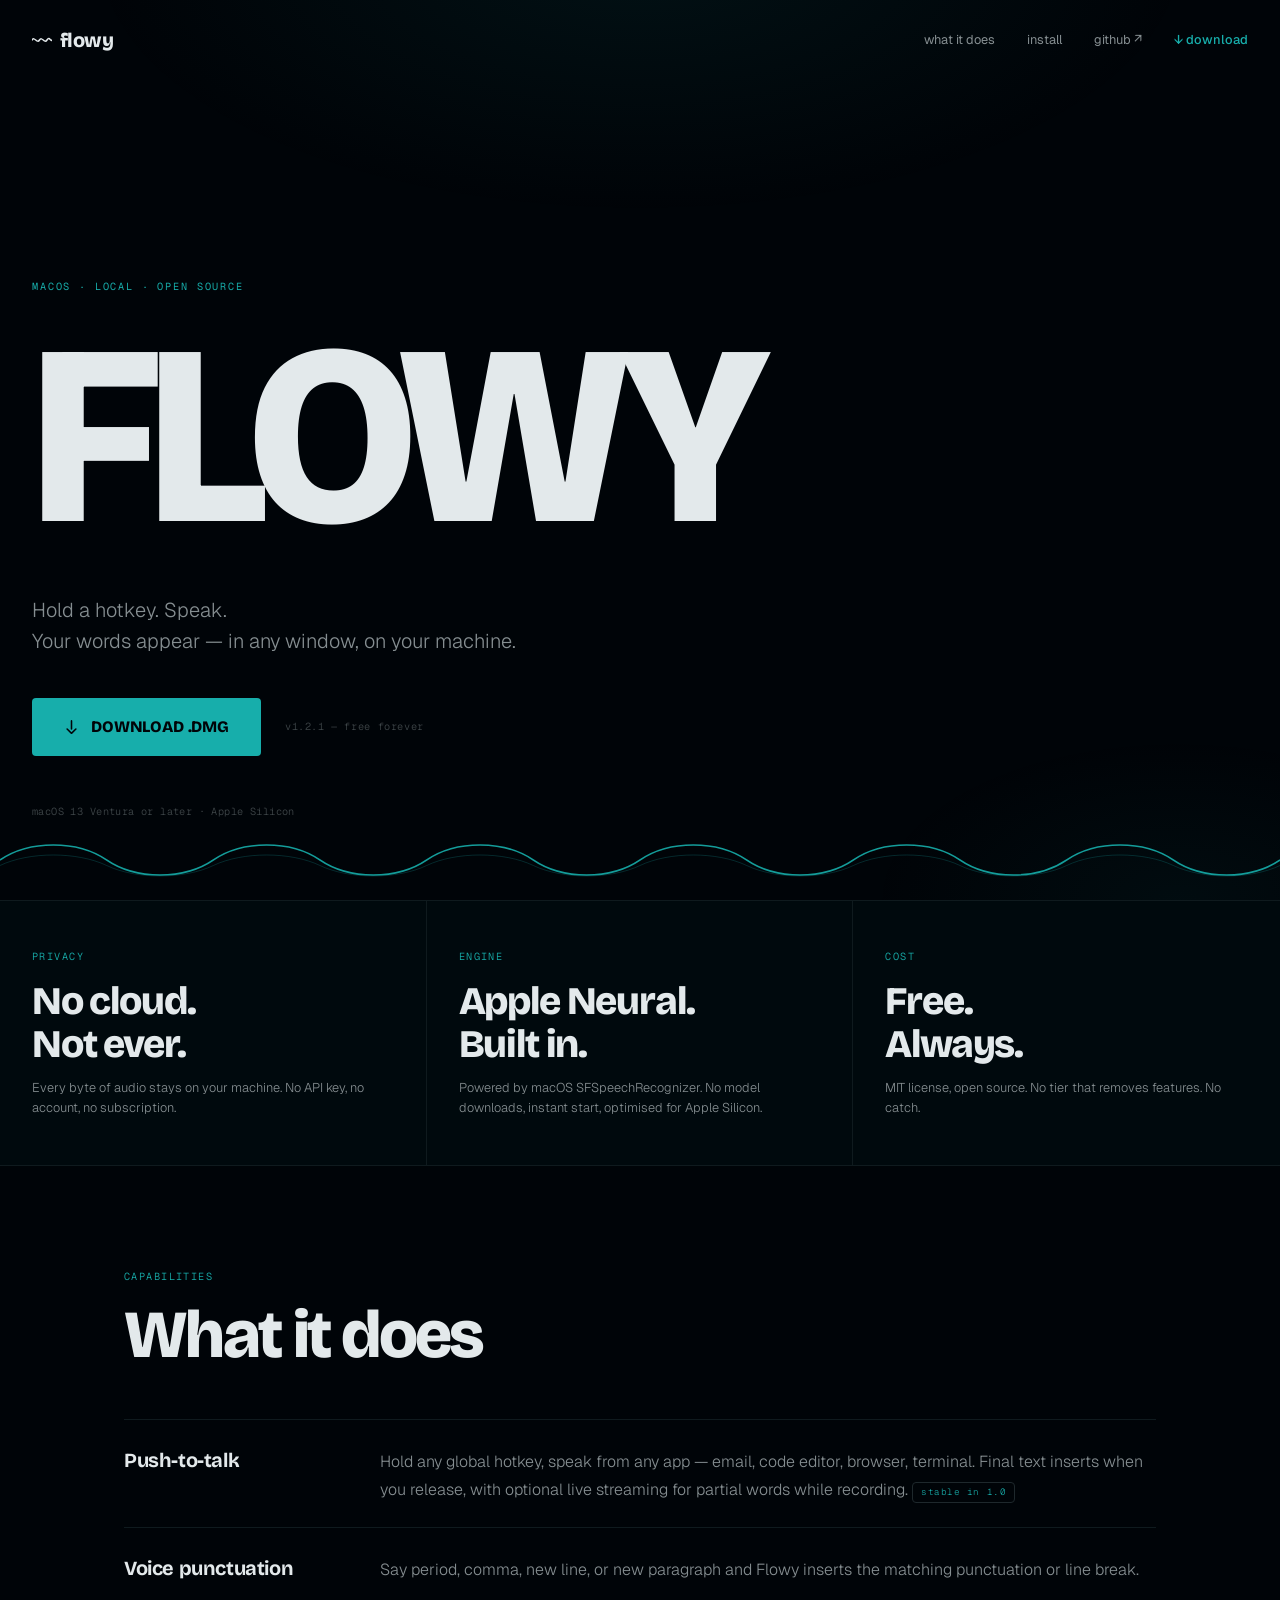
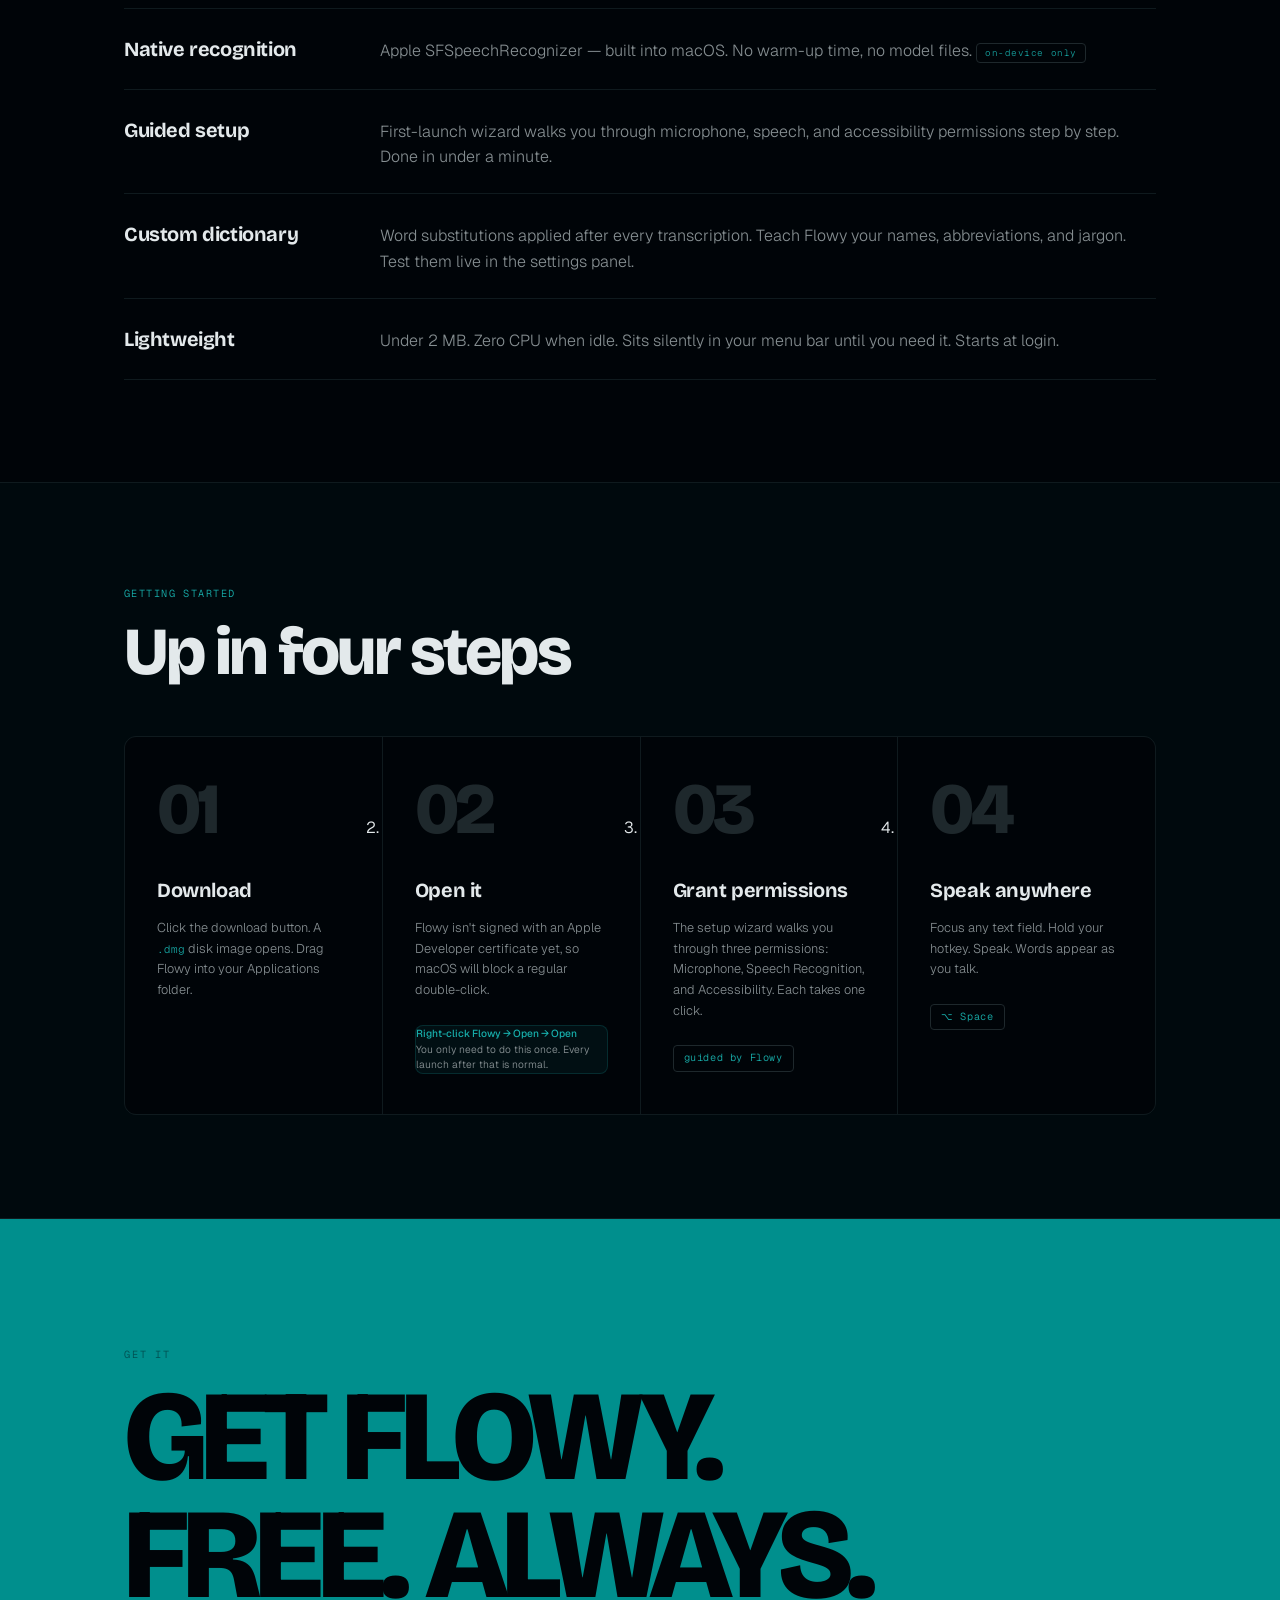
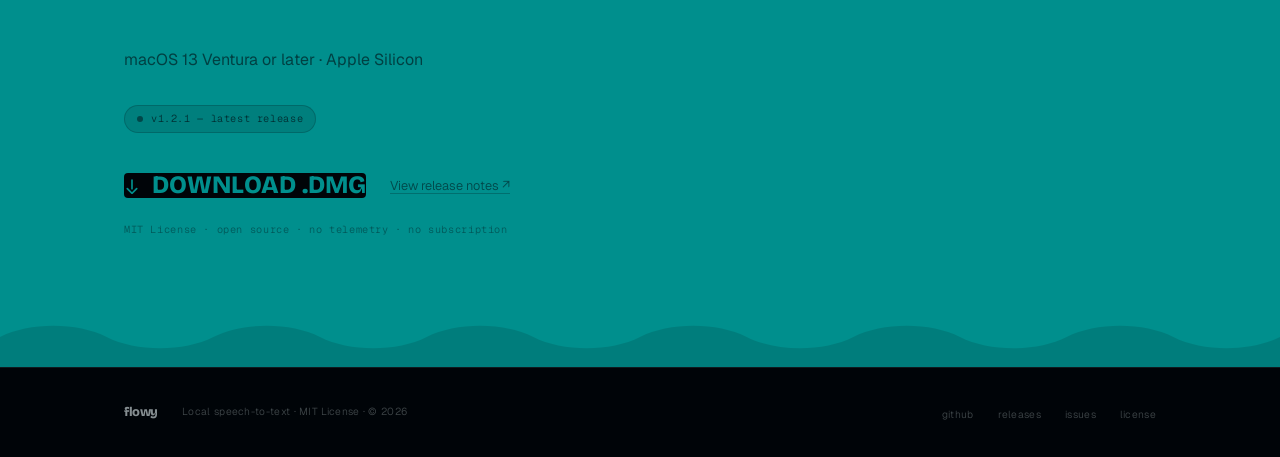
<file: website/index.html>
<!DOCTYPE html>
<html lang="en">
<head>
  <meta charset="UTF-8">
  <meta name="viewport" content="width=device-width, initial-scale=1.0">
  <title>Flowy — Your voice. Your machine.</title>
  <meta name="description" content="Hold a hotkey. Speak. Your words appear live — and never leave your machine. Local speech-to-text for macOS. Free, always.">
  <meta property="og:type" content="website">
  <meta property="og:url" content="https://tryflowy.co/">
  <meta property="og:title" content="Flowy — Your voice. Your machine.">
  <meta property="og:description" content="Hold a hotkey. Speak. Your words appear live — and never leave your machine. Local speech-to-text for macOS. Free, always.">
  <meta property="og:image" content="https://tryflowy.co/og-image.png">
  <meta property="og:image:width" content="1200">
  <meta property="og:image:height" content="630">
  <meta property="og:image:alt" content="Flowy — free local dictation for macOS">
  <meta name="twitter:card" content="summary_large_image">
  <meta name="twitter:title" content="Flowy — Your voice. Your machine.">
  <meta name="twitter:description" content="Hold a hotkey. Speak. Your words appear live — and never leave your machine. Local speech-to-text for macOS. Free, always.">
  <meta name="twitter:image" content="https://tryflowy.co/og-image.png">
  <meta name="twitter:image:alt" content="Flowy — free local dictation for macOS">

  <link rel="preconnect" href="https://fonts.googleapis.com">
  <link rel="preconnect" href="https://fonts.gstatic.com" crossorigin>
  <link href="https://fonts.googleapis.com/css2?family=Bricolage+Grotesque:opsz,wght@12..96,400;12..96,700;12..96,800;12..96,900&family=Geist:wght@300;400;500&family=Geist+Mono:wght@400;500&display=swap" rel="stylesheet">
  <link rel="stylesheet" href="tokens.css">

  <style>
    /* ── Reset ───────────────────────────────────────── */
    *, *::before, *::after { box-sizing: border-box; margin: 0; padding: 0; }
    html, body { overflow-x: clip; }
    html { scroll-behavior: smooth; }

    body {
      background-color: var(--color-paper);
      color: var(--color-ink);
      font-family: var(--font-body);
      font-size: var(--text-base);
      font-weight: 350;
      line-height: 1.6;
      -webkit-font-smoothing: antialiased;
    }

    body::before {
      content: "";
      position: fixed;
      inset: 0;
      background:
        radial-gradient(ellipse 60% 40% at 50% -5%, oklch(68% 0.113 193 / 0.08) 0%, transparent 72%),
        radial-gradient(ellipse 40% 30% at 92% 100%, oklch(68% 0.113 193 / 0.05) 0%, transparent 60%);
      pointer-events: none;
      z-index: 0;
    }

    a { color: inherit; text-decoration: none; }

    ::-webkit-scrollbar { width: 4px; }
    ::-webkit-scrollbar-track { background: var(--color-paper); }
    ::-webkit-scrollbar-thumb { background: var(--color-rule); border-radius: 2px; }

    /* ── Utilities ───────────────────────────────────── */
    .container { max-width: 1080px; margin: 0 auto; padding: 0 var(--space-6); }
    .sr-only { position: absolute; width: 1px; height: 1px; padding: 0; margin: -1px; overflow: hidden; clip: rect(0,0,0,0); border: 0; }

    /* ── Reveal animations ──────────────────────────── */
    .fade-up {
      opacity: 0;
      transform: translateY(24px);
      transition: opacity var(--dur-reveal) var(--ease-out),
                  transform var(--dur-reveal) var(--ease-out);
    }
    .fade-up.visible { opacity: 1; transform: none; }

    .d1 { transition-delay: 0.07s; }
    .d2 { transition-delay: 0.14s; }
    .d3 { transition-delay: 0.21s; }
    .d4 { transition-delay: 0.28s; }
    .d5 { transition-delay: 0.35s; }

    @media (prefers-reduced-motion: reduce) {
      .fade-up { opacity: 1; transform: none; transition: opacity 150ms linear; }
    }


    /* ══════════════════════════════════════════════════
       NAV
    ══════════════════════════════════════════════════ */
    .nav {
      position: fixed;
      top: 0; left: 0; right: 0;
      z-index: 200;
      display: flex;
      align-items: center;
      justify-content: space-between;
      padding: var(--space-6) var(--space-8);
    }

    .wordmark {
      font-family: var(--font-display);
      font-size: var(--text-md);
      font-weight: 800;
      color: var(--color-ink);
      letter-spacing: -0.03em;
      display: flex;
      align-items: center;
      gap: var(--space-2);
    }
    .wordmark-wave { width: 20px; height: 12px; display: inline-block; overflow: hidden; flex-shrink: 0; }
    .wordmark-wave svg { display: block; }

    .nav-end { display: flex; align-items: center; gap: var(--space-8); }

    .nav-link {
      font-size: var(--text-sm);
      font-weight: 400;
      color: var(--color-ink-2);
      transition: color var(--dur-base) var(--ease-out);
      white-space: nowrap;
    }
    .nav-link:hover { color: var(--color-ink); }
    .nav-link:focus-visible { outline: 2px solid var(--color-focus); outline-offset: 3px; border-radius: 2px; }

    .nav-cta {
      font-size: var(--text-sm);
      font-weight: 500;
      color: var(--color-accent);
      transition: opacity var(--dur-base) var(--ease-out);
      white-space: nowrap;
    }
    .nav-cta:hover { opacity: 0.78; }
    .nav-cta:focus-visible { outline: 2px solid var(--color-focus); outline-offset: 3px; border-radius: 2px; }


    /* ══════════════════════════════════════════════════
       HERO
    ══════════════════════════════════════════════════ */
    .hero {
      position: relative;
      z-index: 1;
      min-height: 100svh;
      display: flex;
      flex-direction: column;
      justify-content: flex-end;
      padding-top: 5rem;
    }

    .hero-inner { padding: 0 var(--space-8) 0; }

    .hero-eyebrow {
      font-family: var(--font-mono);
      font-size: var(--text-xs);
      font-weight: 400;
      letter-spacing: 0.18em;
      text-transform: uppercase;
      color: var(--color-accent);
      display: block;
      margin-bottom: var(--space-6);
      overflow-wrap: anywhere;
      min-width: 0;
    }

    .hero-head {
      font-family: var(--font-display);
      font-size: var(--text-display);
      font-weight: 900;
      line-height: 0.92;
      letter-spacing: -0.055em;
      text-transform: uppercase;
      color: var(--color-ink);
      overflow-wrap: anywhere;
      min-width: 0;
      margin-bottom: var(--space-10);
    }

    .hero-sub {
      font-size: var(--text-md);
      font-weight: 300;
      color: var(--color-ink-2);
      max-width: 44ch;
      line-height: 1.58;
      margin-bottom: var(--space-10);
      overflow-wrap: anywhere;
      min-width: 0;
    }

    /* ── Hero CTA row ───────────────────────────────── */
    .hero-actions {
      display: flex;
      align-items: center;
      gap: var(--space-6);
      flex-wrap: wrap;
      margin-bottom: var(--space-12);
    }

    .hero-btn {
      display: inline-flex;
      align-items: center;
      gap: var(--space-3);
      padding: var(--space-4) var(--space-8);
      background: var(--color-accent);
      color: oklch(10% 0.025 220);
      font-family: var(--font-display);
      font-size: var(--text-base);
      font-weight: 800;
      letter-spacing: -0.01em;
      border-radius: var(--radius-sm);
      text-transform: uppercase;
      cursor: pointer;
      transition: transform var(--dur-slow) var(--ease-out),
                  box-shadow var(--dur-slow) var(--ease-out),
                  opacity var(--dur-base) var(--ease-out);
      white-space: nowrap;
    }
    .hero-btn:hover {
      transform: translateY(-2px);
      box-shadow: 0 10px 30px oklch(68% 0.113 193 / 0.3);
    }
    .hero-btn:active { transform: translateY(0); }
    .hero-btn:focus-visible { outline: 2px solid var(--color-focus); outline-offset: 4px; }

    .hero-version {
      font-family: var(--font-mono);
      font-size: var(--text-xs);
      color: var(--color-ink-3);
      letter-spacing: 0.06em;
    }

    .hero-reqs {
      font-size: var(--text-xs);
      font-family: var(--font-mono);
      color: var(--color-ink-3);
      letter-spacing: 0.04em;
    }

    /* ── Wave stage ─────────────────────────────────── */
    .wave-stage {
      position: relative;
      width: 100%;
      height: 80px;
      overflow: hidden;
      flex-shrink: 0;
    }
    .wave-track {
      display: flex;
      width: 200%;
      animation: wave-scroll 10s linear infinite;
      will-change: transform;
    }
    .wave-track svg { flex: 1 0 50%; display: block; height: 80px; }
    .wave-path-a { fill: none; stroke: var(--color-accent); stroke-width: 1.5; opacity: 0.9; }
    .wave-path-b { fill: none; stroke: var(--color-accent); stroke-width: 1; opacity: 0.28; transform: translateY(10px) scaleY(0.7); transform-box: fill-box; }

    @keyframes wave-scroll {
      from { transform: translateX(0); }
      to   { transform: translateX(-50%); }
    }
    @media (prefers-reduced-motion: reduce) { .wave-track { animation: none; } }


    /* ══════════════════════════════════════════════════
       RULE
    ══════════════════════════════════════════════════ */
    .rule-thick { border: none; border-top: 1px solid var(--color-rule); position: relative; z-index: 1; }


    /* ══════════════════════════════════════════════════
       ASSERTIONS
    ══════════════════════════════════════════════════ */
    .assertions {
      position: relative;
      z-index: 1;
      background: var(--color-paper-2);
      border-bottom: 1px solid var(--color-rule);
    }
    .assertions-grid { display: grid; grid-template-columns: repeat(3, 1fr); }
    .assertion { padding: var(--space-12) var(--space-8); border-right: 1px solid var(--color-rule); }
    .assertion:last-child { border-right: none; }
    .assertion-label { font-family: var(--font-mono); font-size: var(--text-xs); letter-spacing: 0.14em; text-transform: uppercase; color: var(--color-accent); display: block; margin-bottom: var(--space-4); }
    .assertion-text { font-family: var(--font-display); font-size: var(--text-2xl); font-weight: 800; line-height: 1.08; letter-spacing: -0.03em; color: var(--color-ink); overflow-wrap: anywhere; min-width: 0; }
    .assertion-sub { margin-top: var(--space-3); font-size: var(--text-sm); color: var(--color-ink-2); font-weight: 300; line-height: 1.55; }


    /* ══════════════════════════════════════════════════
       FEATURES
    ══════════════════════════════════════════════════ */
    .features {
      position: relative;
      z-index: 1;
      padding: clamp(4rem, 8vw, 7rem) 0;
      background: var(--color-paper);
      border-bottom: 1px solid var(--color-rule);
    }
    .feat-header { margin-bottom: var(--space-12); }
    .feat-eyebrow { font-family: var(--font-mono); font-size: var(--text-xs); letter-spacing: 0.14em; text-transform: uppercase; color: var(--color-accent); display: block; margin-bottom: var(--space-4); }
    .feat-title { font-family: var(--font-display); font-size: var(--text-display-s); font-weight: 900; letter-spacing: -0.04em; line-height: 1.04; color: var(--color-ink); overflow-wrap: anywhere; min-width: 0; }
    .feat-list { list-style: none; border-top: 1px solid var(--color-rule); }
    .feat-item { display: grid; grid-template-columns: 14rem 1fr; gap: var(--space-8); align-items: baseline; padding: var(--space-6) 0; border-bottom: 1px solid var(--color-rule); transition: background var(--dur-base) var(--ease-out); }
    .feat-item:hover { background: oklch(68% 0.113 193 / 0.04); margin: 0 calc(var(--space-6) * -1); padding-left: var(--space-6); padding-right: var(--space-6); }
    .feat-name { font-family: var(--font-display); font-size: var(--text-md); font-weight: 700; color: var(--color-ink); letter-spacing: -0.02em; overflow-wrap: anywhere; min-width: 0; }
    .feat-desc { font-size: var(--text-base); color: var(--color-ink-2); font-weight: 300; line-height: 1.58; overflow-wrap: anywhere; min-width: 0; }
    .feat-tag { display: inline-block; margin-top: var(--space-2); padding: 2px 8px; border: 1px solid var(--color-rule-2); border-radius: var(--radius-sm); font-family: var(--font-mono); font-size: calc(var(--text-xs) * 0.9); letter-spacing: 0.06em; color: var(--color-accent); }


    /* ══════════════════════════════════════════════════
       INSTALL STEPS — expanded 4-step install flow
    ══════════════════════════════════════════════════ */
    .steps {
      position: relative;
      z-index: 1;
      padding: clamp(4rem, 8vw, 7rem) 0;
      background: var(--color-paper-2);
      border-bottom: 1px solid var(--color-rule);
    }
    .steps-header { margin-bottom: var(--space-12); }
    .steps-eyebrow { font-family: var(--font-mono); font-size: var(--text-xs); letter-spacing: 0.14em; text-transform: uppercase; color: var(--color-accent); display: block; margin-bottom: var(--space-4); }
    .steps-title { font-family: var(--font-display); font-size: var(--text-display-s); font-weight: 900; letter-spacing: -0.04em; line-height: 1.04; color: var(--color-ink); overflow-wrap: anywhere; min-width: 0; }

    .steps-grid {
      display: grid;
      grid-template-columns: repeat(4, 1fr);
      gap: 1px;
      background: var(--color-rule);
      border: 1px solid var(--color-rule);
      border-radius: var(--radius-lg);
      overflow: hidden;
    }

    .step { background: var(--color-paper); padding: var(--space-10) var(--space-8); }

    .step-num {
      font-family: var(--font-display);
      font-size: clamp(3rem, 6vw, 4.5rem);
      font-weight: 900;
      line-height: 0.9;
      letter-spacing: -0.05em;
      color: var(--color-rule-2);
      margin-bottom: var(--space-8);
    }

    .step h3 { font-family: var(--font-display); font-size: var(--text-md); font-weight: 700; color: var(--color-ink); letter-spacing: -0.02em; margin-bottom: var(--space-3); overflow-wrap: anywhere; min-width: 0; }
    .step p { font-size: var(--text-sm); color: var(--color-ink-2); font-weight: 300; line-height: 1.62; overflow-wrap: anywhere; min-width: 0; }

    .step-badge {
      display: inline-flex;
      align-items: center;
      margin-top: var(--space-6);
      padding: 4px 10px;
      border: 1px solid var(--color-rule-2);
      border-radius: var(--radius-sm);
      font-family: var(--font-mono);
      font-size: var(--text-xs);
      letter-spacing: 0.06em;
      color: var(--color-accent);
    }

    /* Gatekeeper callout inside step */
    .step-callout {
      margin-top: var(--space-6);
      padding: var(--space-4) var(--space-5);
      background: oklch(68% 0.113 193 / 0.07);
      border: 1px solid oklch(68% 0.113 193 / 0.18);
      border-radius: var(--radius-md);
      font-size: var(--text-xs);
      color: var(--color-ink-2);
      line-height: 1.55;
    }
    .step-callout strong { color: var(--color-accent); font-weight: 500; }


    /* ══════════════════════════════════════════════════
       CTA — full-bleed teal
    ══════════════════════════════════════════════════ */
    .cta {
      position: relative;
      z-index: 1;
      background: var(--color-cta-bg);
      padding: clamp(5rem, 10vw, 8rem) 0;
      overflow: hidden;
    }

    .cta-wave { position: absolute; bottom: 0; left: 0; right: 0; height: 60px; overflow: hidden; opacity: 0.12; }
    .cta-wave-track { display: flex; width: 200%; animation: wave-scroll 12s linear infinite reverse; }
    .cta-wave-track svg { flex: 1 0 50%; display: block; height: 60px; }
    .cta-wave-path { fill: var(--color-cta-ink); }
    @media (prefers-reduced-motion: reduce) { .cta-wave-track { animation: none; } }

    .cta-inner { position: relative; z-index: 1; }

    .cta-eyebrow { font-family: var(--font-mono); font-size: var(--text-xs); letter-spacing: 0.18em; text-transform: uppercase; color: oklch(16% 0.025 220 / 0.5); display: block; margin-bottom: var(--space-4); }

    .cta-head {
      font-family: var(--font-display);
      font-size: clamp(3.5rem, 12vw, 8rem);
      font-weight: 900;
      line-height: 0.92;
      letter-spacing: -0.05em;
      text-transform: uppercase;
      color: var(--color-cta-ink);
      margin-bottom: var(--space-8);
      overflow-wrap: anywhere;
      min-width: 0;
    }

    .cta-sub { font-size: var(--text-base); color: oklch(16% 0.025 220 / 0.62); margin-bottom: var(--space-8); font-weight: 400; overflow-wrap: anywhere; min-width: 0; }

    /* Version badge in CTA */
    .cta-version {
      display: inline-flex;
      align-items: center;
      gap: var(--space-2);
      margin-bottom: var(--space-10);
      padding: 5px 12px;
      background: oklch(16% 0.025 220 / 0.12);
      border: 1px solid oklch(16% 0.025 220 / 0.2);
      border-radius: var(--radius-pill);
      font-family: var(--font-mono);
      font-size: var(--text-xs);
      color: oklch(16% 0.025 220 / 0.7);
      letter-spacing: 0.06em;
    }
    .cta-version-dot { width: 6px; height: 6px; border-radius: 50%; background: oklch(16% 0.025 220 / 0.5); flex-shrink: 0; }

    .cta-btn {
      display: inline-flex;
      align-items: center;
      justify-content: center;
      gap: var(--space-3);
      padding: var(--space-5) var(--space-10);
      max-width: 100%;
      background: var(--color-cta-ink);
      color: var(--color-cta-bg);
      font-family: var(--font-display);
      font-size: clamp(1rem, 2vw, var(--text-lg));
      font-weight: 800;
      letter-spacing: 0;
      line-height: 1;
      border: none;
      cursor: pointer;
      border-radius: var(--radius-sm);
      text-transform: uppercase;
      text-align: center;
      overflow-wrap: anywhere;
      transition: transform var(--dur-slow) var(--ease-out),
                  box-shadow var(--dur-slow) var(--ease-out);
    }
    .cta-btn svg { flex: 0 0 auto; }
    .cta-btn:hover { transform: translateY(-3px); box-shadow: 0 14px 40px oklch(10% 0.025 220 / 0.35); }
    .cta-btn:focus-visible { outline: 2px solid var(--color-cta-ink); outline-offset: 4px; }
    .cta-btn:active { transform: translateY(0); }

    .cta-actions { display: flex; align-items: center; gap: var(--space-6); flex-wrap: wrap; margin-bottom: var(--space-6); }

    .cta-secondary {
      font-size: var(--text-sm);
      color: oklch(16% 0.025 220 / 0.55);
      text-decoration: underline;
      text-decoration-color: oklch(16% 0.025 220 / 0.25);
      text-underline-offset: 3px;
      transition: color var(--dur-base) var(--ease-out);
    }
    .cta-secondary:hover { color: oklch(16% 0.025 220 / 0.8); }

    .cta-note { display: block; font-size: var(--text-xs); font-family: var(--font-mono); color: oklch(16% 0.025 220 / 0.42); letter-spacing: 0.06em; }


    /* ══════════════════════════════════════════════════
       FOOTER
    ══════════════════════════════════════════════════ */
    .foot { position: relative; z-index: 1; background: var(--color-paper); border-top: 1px solid var(--color-rule); padding: var(--space-8) 0; }
    .foot-inner { display: flex; align-items: center; justify-content: space-between; flex-wrap: wrap; gap: var(--space-4); }
    .foot-left { display: flex; align-items: center; gap: var(--space-6); flex-wrap: wrap; }
    .foot-wordmark { font-family: var(--font-display); font-size: var(--text-sm); font-weight: 800; letter-spacing: -0.03em; color: var(--color-ink-2); }
    .foot-tagline { font-size: var(--text-xs); color: var(--color-ink-3); letter-spacing: 0.03em; }
    .foot-links { display: flex; gap: var(--space-6); list-style: none; flex-wrap: wrap; }
    .foot-links a { font-size: var(--text-xs); color: var(--color-ink-3); letter-spacing: 0.03em; transition: color var(--dur-base) var(--ease-out); }
    .foot-links a:hover { color: var(--color-ink-2); }
    .foot-links a:focus-visible { outline: 2px solid var(--color-focus); outline-offset: 2px; border-radius: 2px; }


    /* ══════════════════════════════════════════════════
       RESPONSIVE
    ══════════════════════════════════════════════════ */
    @media (max-width: 1024px) {
      .steps-grid { grid-template-columns: repeat(2, 1fr); }
    }

    @media (max-width: 860px) {
      .assertions-grid { grid-template-columns: 1fr; }
      .assertion { border-right: none; border-bottom: 1px solid var(--color-rule); }
      .assertion:last-child { border-bottom: none; }
      .feat-item { grid-template-columns: 1fr; gap: var(--space-3); }
      .steps-grid { grid-template-columns: 1fr; }
    }

    @media (max-width: 640px) {
      .nav { padding: var(--space-4) var(--space-6); }
      .nav-link:not(.nav-cta) { display: none; }
      .hero-inner { padding: 0 var(--space-6) 0; }
      .hero-head { letter-spacing: -0.04em; }
      .hero-btn { width: 100%; justify-content: center; }
      .cta-btn { width: 100%; padding: var(--space-5) var(--space-6); }
      .foot-inner { flex-direction: column; align-items: flex-start; }
    }

    @media (max-width: 414px) {
      .hero-head { font-size: clamp(4rem, 25vw, 5rem); letter-spacing: -0.035em; }
      .assertions-grid, .steps-grid { grid-template-columns: 1fr; }
    }
  </style>
</head>

<body>

<!-- ══ NAV ════════════════════════════════════════════ -->
<header role="banner">
  <nav class="nav" aria-label="Main navigation">
    <a href="#" class="wordmark" aria-label="Flowy home">
      <span class="wordmark-wave" aria-hidden="true">
        <svg viewBox="0 0 20 12" fill="none" xmlns="http://www.w3.org/2000/svg">
          <path d="M0,6 C2.5,2 5,10 7.5,6 C10,2 12.5,10 15,6 C17.5,2 18.5,8 20,6" stroke="currentColor" stroke-width="1.5" stroke-linecap="round"/>
        </svg>
      </span>
      flowy
    </a>
    <div class="nav-end">
      <a href="#what-it-does" class="nav-link">what it does</a>
      <a href="#install" class="nav-link">install</a>
      <a href="https://github.com/AryaanSheth/flowy" target="_blank" rel="noopener" class="nav-link">github ↗</a>
      <a href="#download" class="nav-cta">↓ download</a>
    </div>
  </nav>
</header>


<!-- ══ HERO ═══════════════════════════════════════════ -->
<section class="hero" aria-labelledby="hero-heading">
  <div class="hero-inner">
    <span class="hero-eyebrow fade-up">macOS · local · open source</span>

    <h1 id="hero-heading" class="hero-head fade-up d1">
      FLOWY
    </h1>

    <p class="hero-sub fade-up d2">
      Hold a hotkey. Speak.<br>
      Your words appear — in any window, on your machine.
    </p>

    <div class="hero-actions fade-up d3">
      <a href="https://github.com/AryaanSheth/flowy/releases/latest/download/Flowy.dmg"
         class="hero-btn"
         aria-label="Download Flowy 1.2.1 — macOS disk image">
        <svg width="15" height="15" viewBox="0 0 24 24" fill="none" stroke="currentColor" stroke-width="2.5" stroke-linecap="round" aria-hidden="true"><path d="M12 3v13M5 16l7 7 7-7"/></svg>
        Download .dmg
      </a>
      <span class="hero-version">v1.2.1 — free forever</span>
    </div>

    <p class="hero-reqs fade-up d4">macOS 13 Ventura or later · Apple Silicon</p>
  </div>

  <div class="wave-stage" aria-hidden="true">
    <div class="wave-track">
      <svg viewBox="0 0 1440 80" preserveAspectRatio="none" xmlns="http://www.w3.org/2000/svg">
        <path class="wave-path-a" d="M0,40 C33,20 87,20 120,40 C153,60 207,60 240,40 C273,20 327,20 360,40 C393,60 447,60 480,40 C513,20 567,20 600,40 C633,60 687,60 720,40 C753,20 807,20 840,40 C873,60 927,60 960,40 C993,20 1047,20 1080,40 C1113,60 1167,60 1200,40 C1233,20 1287,20 1320,40 C1353,60 1407,60 1440,40"/>
        <path class="wave-path-b" d="M0,40 C33,20 87,20 120,40 C153,60 207,60 240,40 C273,20 327,20 360,40 C393,60 447,60 480,40 C513,20 567,20 600,40 C633,60 687,60 720,40 C753,20 807,20 840,40 C873,60 927,60 960,40 C993,20 1047,20 1080,40 C1113,60 1167,60 1200,40 C1233,20 1287,20 1320,40 C1353,60 1407,60 1440,40"/>
      </svg>
      <svg viewBox="0 0 1440 80" preserveAspectRatio="none" xmlns="http://www.w3.org/2000/svg" aria-hidden="true">
        <path class="wave-path-a" d="M0,40 C33,20 87,20 120,40 C153,60 207,60 240,40 C273,20 327,20 360,40 C393,60 447,60 480,40 C513,20 567,20 600,40 C633,60 687,60 720,40 C753,20 807,20 840,40 C873,60 927,60 960,40 C993,20 1047,20 1080,40 C1113,60 1167,60 1200,40 C1233,20 1287,20 1320,40 C1353,60 1407,60 1440,40"/>
        <path class="wave-path-b" d="M0,40 C33,20 87,20 120,40 C153,60 207,60 240,40 C273,20 327,20 360,40 C393,60 447,60 480,40 C513,20 567,20 600,40 C633,60 687,60 720,40 C753,20 807,20 840,40 C873,60 927,60 960,40 C993,20 1047,20 1080,40 C1113,60 1167,60 1200,40 C1233,20 1287,20 1320,40 C1353,60 1407,60 1440,40"/>
      </svg>
    </div>
  </div>
</section>


<hr class="rule-thick">


<!-- ══ ASSERTIONS ════════════════════════════════════ -->
<section class="assertions" aria-label="Core claims">
  <div class="assertions-grid">
    <div class="assertion fade-up">
      <span class="assertion-label">privacy</span>
      <p class="assertion-text">No cloud.<br>Not ever.</p>
      <p class="assertion-sub">Every byte of audio stays on your machine. No API key, no account, no subscription.</p>
    </div>
    <div class="assertion fade-up d1">
      <span class="assertion-label">engine</span>
      <p class="assertion-text">Apple Neural.<br>Built in.</p>
      <p class="assertion-sub">Powered by macOS SFSpeechRecognizer. No model downloads, instant start, optimised for Apple Silicon.</p>
    </div>
    <div class="assertion fade-up d2">
      <span class="assertion-label">cost</span>
      <p class="assertion-text">Free.<br>Always.</p>
      <p class="assertion-sub">MIT license, open source. No tier that removes features. No catch.</p>
    </div>
  </div>
</section>


<!-- ══ FEATURES ══════════════════════════════════════ -->
<section class="features" id="what-it-does" aria-labelledby="feat-heading">
  <div class="container">
    <header class="feat-header fade-up">
      <span class="feat-eyebrow">capabilities</span>
      <h2 id="feat-heading" class="feat-title">What it does</h2>
    </header>

    <ul class="feat-list" role="list">
      <li class="feat-item fade-up">
        <span class="feat-name">Push-to-talk</span>
        <span class="feat-desc">
          Hold any global hotkey, speak from any app — email, code editor, browser, terminal.
          Final text inserts when you release, with optional live streaming for partial words while recording.
          <span class="feat-tag">stable in 1.0</span>
        </span>
      </li>
      <li class="feat-item fade-up d1">
        <span class="feat-name">Voice punctuation</span>
        <span class="feat-desc">
          Say period, comma, new line, or new paragraph and Flowy inserts the matching punctuation or line break.
        </span>
      </li>
      <li class="feat-item fade-up d2">
        <span class="feat-name">Native recognition</span>
        <span class="feat-desc">
          Apple SFSpeechRecognizer — built into macOS. No warm-up time, no model files.
          <span class="feat-tag">on-device only</span>
        </span>
      </li>
      <li class="feat-item fade-up d3">
        <span class="feat-name">Guided setup</span>
        <span class="feat-desc">
          First-launch wizard walks you through microphone, speech, and accessibility permissions step by step.
          Done in under a minute.
        </span>
      </li>
      <li class="feat-item fade-up d4">
        <span class="feat-name">Custom dictionary</span>
        <span class="feat-desc">
          Word substitutions applied after every transcription. Teach Flowy your names, abbreviations, and jargon.
          Test them live in the settings panel.
        </span>
      </li>
      <li class="feat-item fade-up d5">
        <span class="feat-name">Lightweight</span>
        <span class="feat-desc">
          Under 2 MB. Zero CPU when idle. Sits silently in your menu bar until you need it.
          Starts at login.
        </span>
      </li>
    </ul>
  </div>
</section>


<!-- ══ INSTALL STEPS ══════════════════════════════════ -->
<section class="steps" id="install" aria-labelledby="steps-heading">
  <div class="container">
    <header class="steps-header fade-up">
      <span class="steps-eyebrow">getting started</span>
      <h2 id="steps-heading" class="steps-title">Up in four steps</h2>
    </header>

    <ol class="steps-grid fade-up d1" role="list">

      <li class="step">
        <div class="step-num" aria-hidden="true">01</div>
        <h3>Download</h3>
        <p>Click the download button. A <code style="font-family:var(--font-mono);font-size:0.85em;color:var(--color-accent)">.dmg</code> disk image opens. Drag Flowy into your Applications folder.</p>
      </li>

      <li class="step">
        <div class="step-num" aria-hidden="true">02</div>
        <h3>Open it</h3>
        <p>Flowy isn't signed with an Apple Developer certificate yet, so macOS will block a regular double-click.</p>
        <div class="step-callout">
          <strong>Right-click Flowy → Open → Open</strong><br>
          You only need to do this once. Every launch after that is normal.
        </div>
      </li>

      <li class="step">
        <div class="step-num" aria-hidden="true">03</div>
        <h3>Grant permissions</h3>
        <p>The setup wizard walks you through three permissions: Microphone, Speech Recognition, and Accessibility. Each takes one click.</p>
        <span class="step-badge">guided by Flowy</span>
      </li>

      <li class="step">
        <div class="step-num" aria-hidden="true">04</div>
        <h3>Speak anywhere</h3>
        <p>Focus any text field. Hold your hotkey. Speak. Words appear as you talk.</p>
        <span class="step-badge">⌥ Space</span>
      </li>

    </ol>
  </div>
</section>


<!-- ══ CTA ════════════════════════════════════════════ -->
<section class="cta" id="download" aria-labelledby="cta-heading">
  <div class="cta-wave" aria-hidden="true">
    <div class="cta-wave-track">
      <svg viewBox="0 0 1440 60" preserveAspectRatio="none" xmlns="http://www.w3.org/2000/svg">
        <path class="cta-wave-path" d="M0,30 C33,15 87,15 120,30 C153,45 207,45 240,30 C273,15 327,15 360,30 C393,45 447,45 480,30 C513,15 567,15 600,30 C633,45 687,45 720,30 C753,15 807,15 840,30 C873,45 927,45 960,30 C993,15 1047,15 1080,30 C1113,45 1167,45 1200,30 C1233,15 1287,15 1320,30 C1353,45 1407,45 1440,30 L1440,60 L0,60 Z"/>
      </svg>
      <svg viewBox="0 0 1440 60" preserveAspectRatio="none" xmlns="http://www.w3.org/2000/svg" aria-hidden="true">
        <path class="cta-wave-path" d="M0,30 C33,15 87,15 120,30 C153,45 207,45 240,30 C273,15 327,15 360,30 C393,45 447,45 480,30 C513,15 567,15 600,30 C633,45 687,45 720,30 C753,15 807,15 840,30 C873,45 927,45 960,30 C993,15 1047,15 1080,30 C1113,45 1167,45 1200,30 C1233,15 1287,15 1320,30 C1353,45 1407,45 1440,30 L1440,60 L0,60 Z"/>
      </svg>
    </div>
  </div>

  <div class="container cta-inner">
    <span class="cta-eyebrow fade-up" aria-hidden="true">get it</span>

    <h2 id="cta-heading" class="cta-head fade-up d1">
      Get Flowy.<br>Free. Always.
    </h2>

    <p class="cta-sub fade-up d2">macOS 13 Ventura or later · Apple Silicon</p>

    <div class="cta-version fade-up d2">
      <span class="cta-version-dot" aria-hidden="true"></span>
      v1.2.1 — latest release
    </div>

    <div class="cta-actions fade-up d3">
      <a href="https://github.com/AryaanSheth/flowy/releases/latest/download/Flowy.dmg"
         class="cta-btn"
         aria-label="Download Flowy 1.2.1 — macOS disk image">
        <svg width="16" height="16" viewBox="0 0 24 24" fill="none" stroke="currentColor" stroke-width="2.5" stroke-linecap="round" aria-hidden="true"><path d="M12 3v13M5 16l7 7 7-7"/></svg>
        Download .dmg
      </a>
      <a href="releases/1.2.1.html"
         class="cta-secondary">
        View release notes ↗
      </a>
    </div>

    <span class="cta-note fade-up d4">
      MIT License · open source · no telemetry · no subscription
    </span>
  </div>
</section>


<!-- ══ FOOTER ════════════════════════════════════════ -->
<footer class="foot">
  <div class="container foot-inner">
    <div class="foot-left">
      <span class="foot-wordmark">flowy</span>
      <span class="foot-tagline">Local speech-to-text · MIT License · © 2026</span>
    </div>
    <ul class="foot-links" role="list">
      <li><a href="https://github.com/AryaanSheth/flowy" target="_blank" rel="noopener">github</a></li>
      <li><a href="https://github.com/AryaanSheth/flowy/releases" target="_blank" rel="noopener">releases</a></li>
      <li><a href="https://github.com/AryaanSheth/flowy/issues" target="_blank" rel="noopener">issues</a></li>
      <li><a href="https://github.com/AryaanSheth/flowy/blob/main/LICENSE" target="_blank" rel="noopener">license</a></li>
    </ul>
  </div>
</footer>


<script>
  const io = new IntersectionObserver(entries => {
    entries.forEach(e => {
      if (e.isIntersecting) { e.target.classList.add('visible'); io.unobserve(e.target); }
    });
  }, { threshold: 0.05, rootMargin: '0px 0px -24px 0px' });

  document.querySelectorAll('.fade-up').forEach(el => io.observe(el));

  window.addEventListener('load', () => {
    document.querySelectorAll('.hero .fade-up').forEach(el => el.classList.add('visible'));
  });
</script>

</body>
</html>
</file>
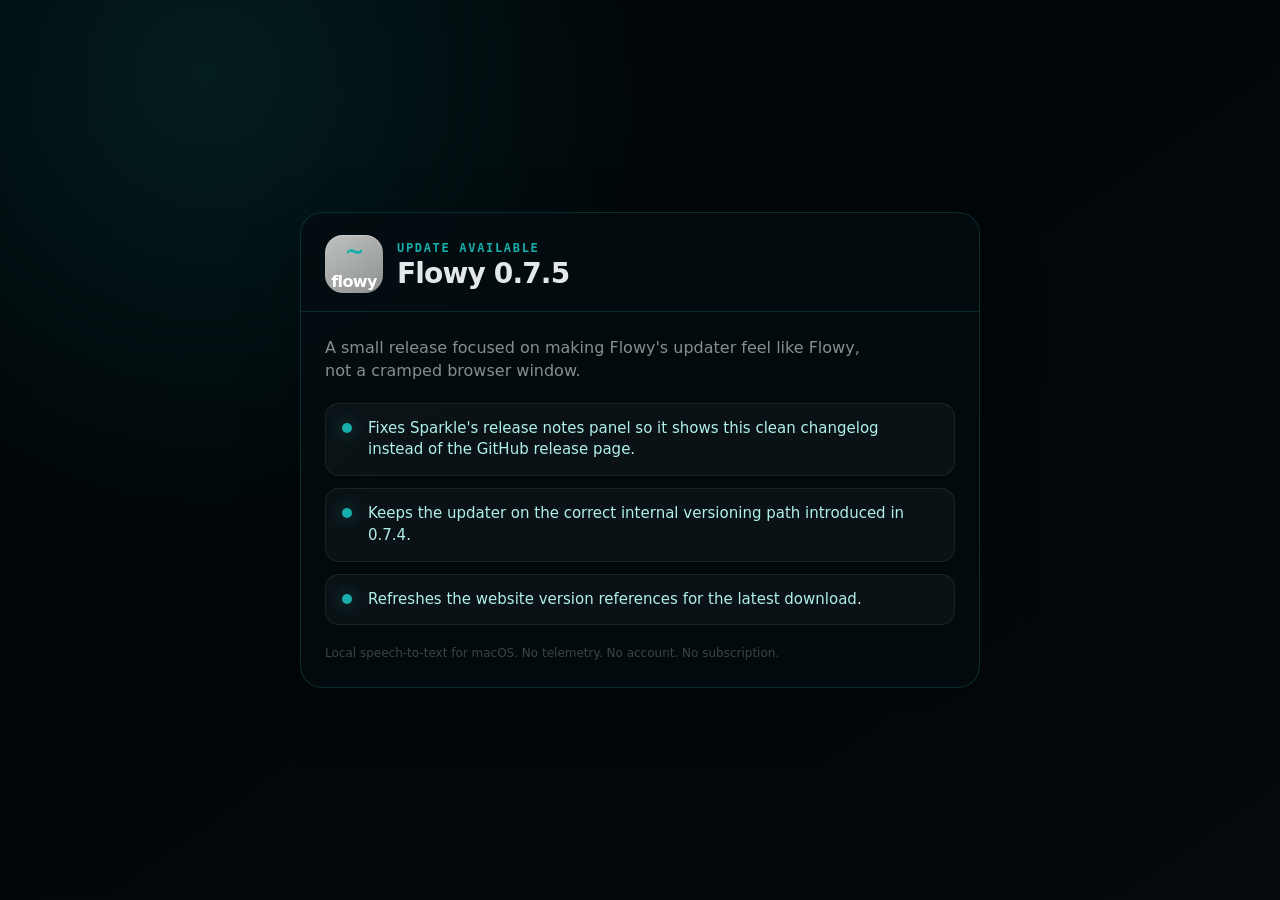
<file: website/releases/0.7.5.html>
<!doctype html>
<html lang="en">
<head>
  <meta charset="utf-8">
  <meta name="viewport" content="width=device-width, initial-scale=1">
  <title>Flowy 0.7.5 Release Notes</title>
  <link rel="stylesheet" href="../tokens.css">
  <style>
    *, *::before, *::after { box-sizing: border-box; margin: 0; padding: 0; }
    html { color-scheme: dark; }
    body {
      min-height: 100svh;
      display: grid;
      place-items: center;
      padding: 28px;
      background:
        radial-gradient(circle at 16% 8%, oklch(68% 0.113 193 / 0.14), transparent 34%),
        linear-gradient(145deg, oklch(10% 0.018 225), oklch(14% 0.012 210));
      color: var(--color-ink);
      font-family: var(--font-body);
      line-height: 1.45;
      -webkit-font-smoothing: antialiased;
    }

    .wrap {
      width: min(680px, 100%);
      border: 1px solid oklch(68% 0.113 193 / 0.22);
      border-radius: 22px;
      background: oklch(15% 0.018 220 / 0.76);
      box-shadow: 0 18px 60px rgb(0 0 0 / 0.28);
      overflow: hidden;
    }

    .top {
      display: flex;
      align-items: center;
      gap: 14px;
      padding: 22px 24px 18px;
      border-bottom: 1px solid oklch(68% 0.113 193 / 0.2);
    }

    .mark {
      width: 58px;
      height: 58px;
      border-radius: 18px;
      display: grid;
      place-items: center;
      color: white;
      font-family: var(--font-display);
      font-weight: 800;
      letter-spacing: -0.04em;
      background: linear-gradient(145deg, #bfc2c0, #8d918f);
      box-shadow: inset 0 1px 0 rgb(255 255 255 / 0.28);
      flex: 0 0 auto;
    }

    .wave { color: var(--color-accent); font-size: 24px; font-weight: 750; letter-spacing: -0.04em; }
    .eyebrow {
      margin: 0 0 2px;
      color: var(--color-accent);
      font-family: var(--font-mono);
      font-size: 12px;
      font-weight: 700;
      letter-spacing: 0.14em;
      text-transform: uppercase;
    }

    h1 {
      margin: 0;
      color: var(--color-ink);
      font-family: var(--font-display);
      font-size: 28px;
      line-height: 1.05;
      letter-spacing: -0.03em;
    }

    .body { padding: 24px; }
    .lead { margin: 0 0 20px; color: var(--color-ink-2); font-size: 16px; max-width: 54ch; }
    ul { display: grid; gap: 12px; list-style: none; margin: 0; padding: 0; }
    li {
      position: relative;
      padding: 14px 16px 14px 42px;
      border: 1px solid rgb(255 255 255 / 0.07);
      border-radius: 14px;
      background: rgb(255 255 255 / 0.035);
      color: oklch(91% 0.065 190);
      font-size: 15px;
    }

    li::before {
      content: "";
      position: absolute;
      left: 16px;
      top: 19px;
      width: 10px;
      height: 10px;
      border-radius: 999px;
      background: var(--color-accent);
      box-shadow: 0 0 18px oklch(68% 0.113 193 / 0.55);
    }

    .foot { margin-top: 20px; color: var(--color-ink-3); font-size: 12px; }
  </style>
</head>
<body>
  <main class="wrap">
    <header class="top">
      <div class="mark" aria-hidden="true"><span class="wave">~</span>flowy</div>
      <div>
        <p class="eyebrow">Update available</p>
        <h1>Flowy 0.7.5</h1>
      </div>
    </header>

    <section class="body" aria-label="Release notes">
      <p class="lead">A small release focused on making Flowy's updater feel like Flowy, not a cramped browser window.</p>
      <ul>
        <li>Fixes Sparkle's release notes panel so it shows this clean changelog instead of the GitHub release page.</li>
        <li>Keeps the updater on the correct internal versioning path introduced in 0.7.4.</li>
        <li>Refreshes the website version references for the latest download.</li>
      </ul>
      <p class="foot">Local speech-to-text for macOS. No telemetry. No account. No subscription.</p>
    </section>
  </main>
</body>
</html>
</file>
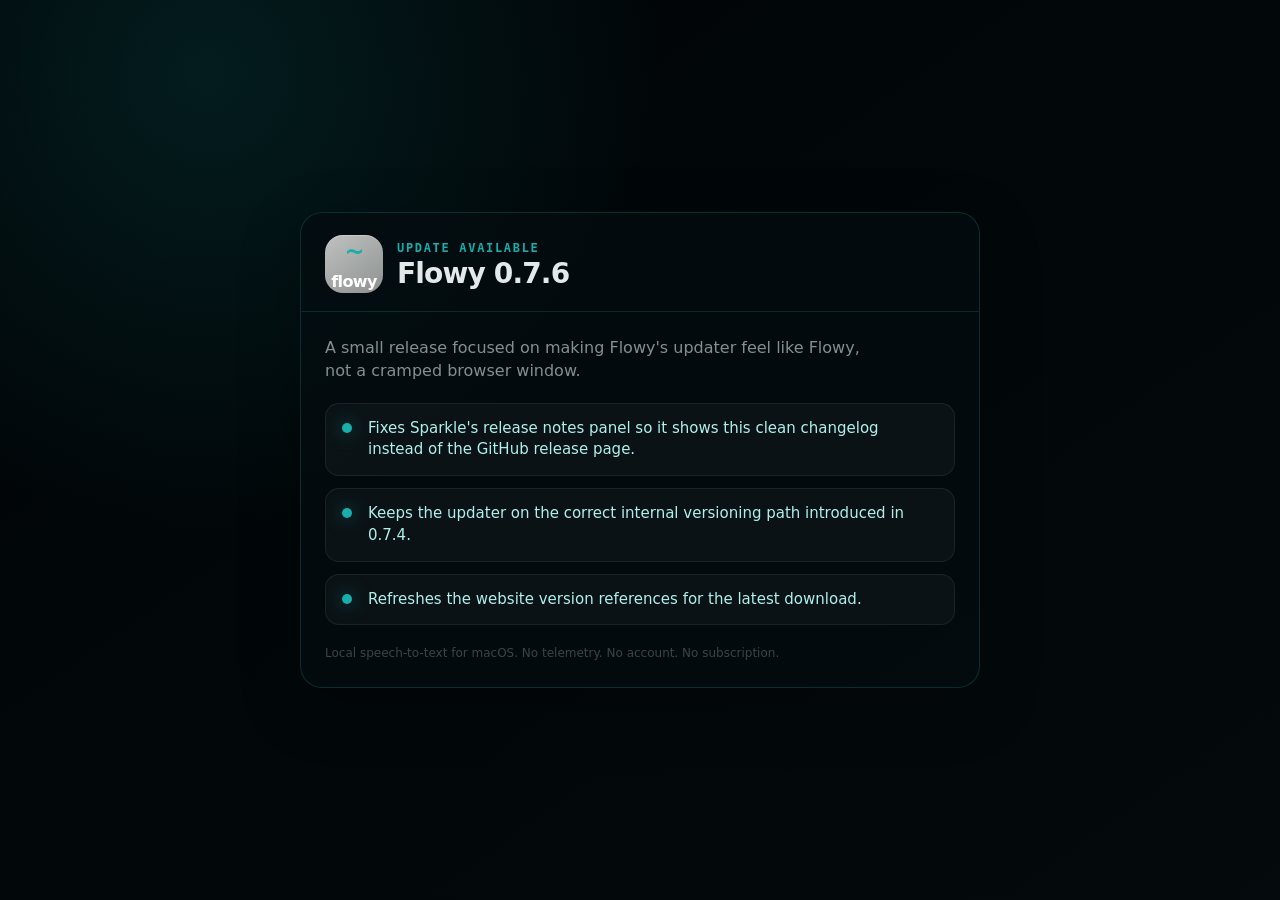
<file: website/releases/0.7.6.html>
<!doctype html>
<html lang="en">
<head>
  <meta charset="utf-8">
  <meta name="viewport" content="width=device-width, initial-scale=1">
  <title>Flowy 0.7.6 Release Notes</title>
  <link rel="stylesheet" href="../tokens.css">
  <style>
    *, *::before, *::after { box-sizing: border-box; margin: 0; padding: 0; }
    html { color-scheme: dark; }
    body {
      min-height: 100svh;
      display: grid;
      place-items: center;
      padding: 28px;
      background:
        radial-gradient(circle at 16% 8%, oklch(68% 0.113 193 / 0.14), transparent 34%),
        linear-gradient(145deg, oklch(10% 0.018 225), oklch(14% 0.012 210));
      color: var(--color-ink);
      font-family: var(--font-body);
      line-height: 1.45;
      -webkit-font-smoothing: antialiased;
    }

    .wrap {
      width: min(680px, 100%);
      border: 1px solid oklch(68% 0.113 193 / 0.22);
      border-radius: 22px;
      background: oklch(15% 0.018 220 / 0.76);
      box-shadow: 0 18px 60px rgb(0 0 0 / 0.28);
      overflow: hidden;
    }

    .top {
      display: flex;
      align-items: center;
      gap: 14px;
      padding: 22px 24px 18px;
      border-bottom: 1px solid oklch(68% 0.113 193 / 0.2);
    }

    .mark {
      width: 58px;
      height: 58px;
      border-radius: 18px;
      display: grid;
      place-items: center;
      color: white;
      font-family: var(--font-display);
      font-weight: 800;
      letter-spacing: -0.04em;
      background: linear-gradient(145deg, #bfc2c0, #8d918f);
      box-shadow: inset 0 1px 0 rgb(255 255 255 / 0.28);
      flex: 0 0 auto;
    }

    .wave { color: var(--color-accent); font-size: 24px; font-weight: 750; letter-spacing: -0.04em; }
    .eyebrow {
      margin: 0 0 2px;
      color: var(--color-accent);
      font-family: var(--font-mono);
      font-size: 12px;
      font-weight: 700;
      letter-spacing: 0.14em;
      text-transform: uppercase;
    }

    h1 {
      margin: 0;
      color: var(--color-ink);
      font-family: var(--font-display);
      font-size: 28px;
      line-height: 1.05;
      letter-spacing: -0.03em;
    }

    .body { padding: 24px; }
    .lead { margin: 0 0 20px; color: var(--color-ink-2); font-size: 16px; max-width: 54ch; }
    ul { display: grid; gap: 12px; list-style: none; margin: 0; padding: 0; }
    li {
      position: relative;
      padding: 14px 16px 14px 42px;
      border: 1px solid rgb(255 255 255 / 0.07);
      border-radius: 14px;
      background: rgb(255 255 255 / 0.035);
      color: oklch(91% 0.065 190);
      font-size: 15px;
    }

    li::before {
      content: "";
      position: absolute;
      left: 16px;
      top: 19px;
      width: 10px;
      height: 10px;
      border-radius: 999px;
      background: var(--color-accent);
      box-shadow: 0 0 18px oklch(68% 0.113 193 / 0.55);
    }

    .foot { margin-top: 20px; color: var(--color-ink-3); font-size: 12px; }
  </style>
</head>
<body>
  <main class="wrap">
    <header class="top">
      <div class="mark" aria-hidden="true"><span class="wave">~</span>flowy</div>
      <div>
        <p class="eyebrow">Update available</p>
        <h1>Flowy 0.7.6</h1>
      </div>
    </header>

    <section class="body" aria-label="Release notes">
      <p class="lead">A small release focused on making Flowy's updater feel like Flowy, not a cramped browser window.</p>
      <ul>
        <li>Fixes Sparkle's release notes panel so it shows this clean changelog instead of the GitHub release page.</li>
        <li>Keeps the updater on the correct internal versioning path introduced in 0.7.4.</li>
        <li>Refreshes the website version references for the latest download.</li>
      </ul>
      <p class="foot">Local speech-to-text for macOS. No telemetry. No account. No subscription.</p>
    </section>
  </main>
</body>
</html>
</file>
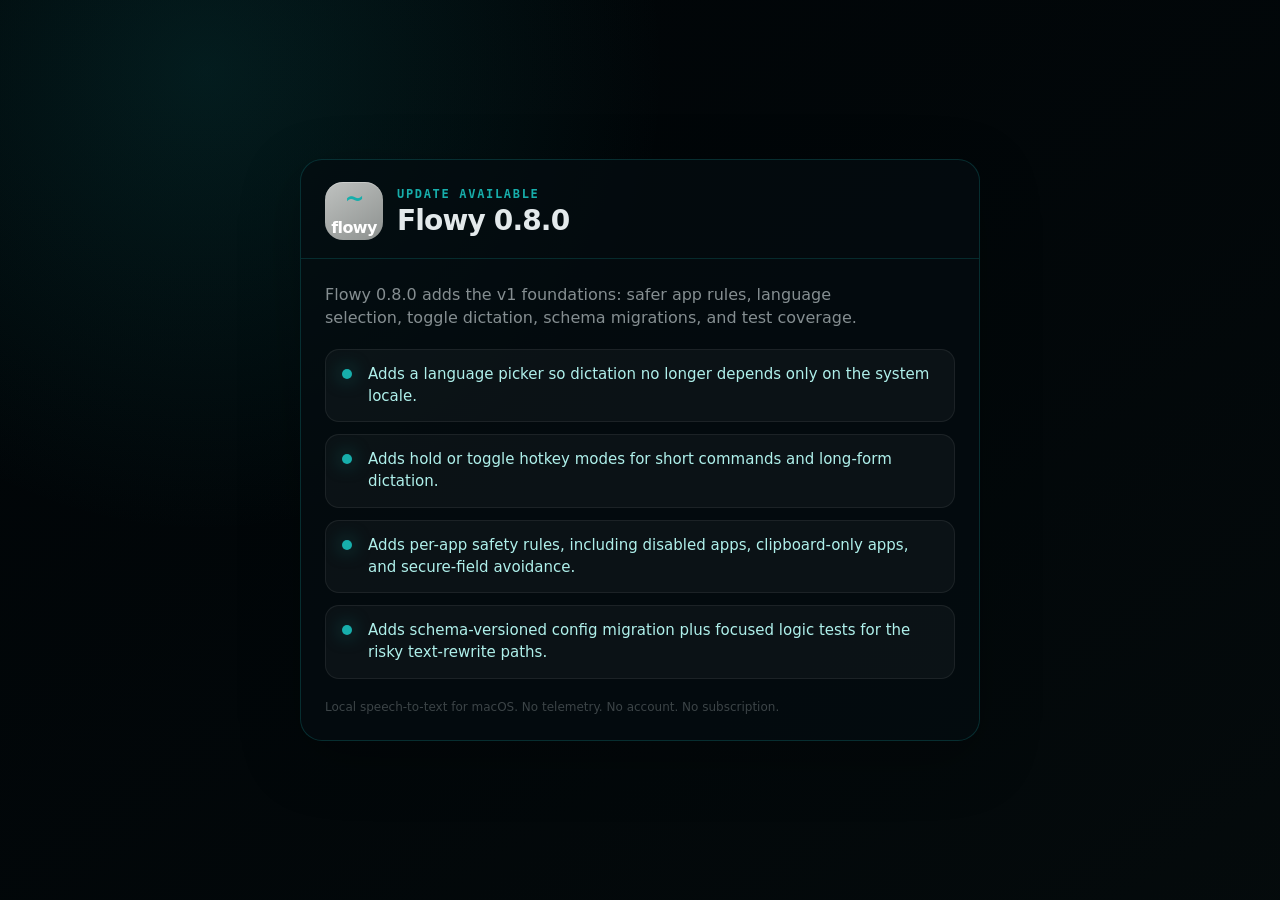
<file: website/releases/0.8.0.html>
<!doctype html>
<html lang="en">
<head>
  <meta charset="utf-8">
  <meta name="viewport" content="width=device-width, initial-scale=1">
  <title>Flowy 0.8.0 Release Notes</title>
  <link rel="stylesheet" href="../tokens.css">
  <style>
    *, *::before, *::after { box-sizing: border-box; margin: 0; padding: 0; }
    html { color-scheme: dark; }
    body {
      min-height: 100svh;
      display: grid;
      place-items: center;
      padding: 28px;
      background:
        radial-gradient(circle at 16% 8%, oklch(68% 0.113 193 / 0.14), transparent 34%),
        linear-gradient(145deg, oklch(10% 0.018 225), oklch(14% 0.012 210));
      color: var(--color-ink);
      font-family: var(--font-body);
      line-height: 1.45;
      -webkit-font-smoothing: antialiased;
    }

    .wrap {
      width: min(680px, 100%);
      border: 1px solid oklch(68% 0.113 193 / 0.22);
      border-radius: 22px;
      background: oklch(15% 0.018 220 / 0.76);
      box-shadow: 0 18px 60px rgb(0 0 0 / 0.28);
      overflow: hidden;
    }

    .top {
      display: flex;
      align-items: center;
      gap: 14px;
      padding: 22px 24px 18px;
      border-bottom: 1px solid oklch(68% 0.113 193 / 0.2);
    }

    .mark {
      width: 58px;
      height: 58px;
      border-radius: 18px;
      display: grid;
      place-items: center;
      color: white;
      font-family: var(--font-display);
      font-weight: 800;
      letter-spacing: -0.04em;
      background: linear-gradient(145deg, #bfc2c0, #8d918f);
      box-shadow: inset 0 1px 0 rgb(255 255 255 / 0.28);
      flex: 0 0 auto;
    }

    .wave { color: var(--color-accent); font-size: 24px; font-weight: 750; letter-spacing: -0.04em; }
    .eyebrow {
      margin: 0 0 2px;
      color: var(--color-accent);
      font-family: var(--font-mono);
      font-size: 12px;
      font-weight: 700;
      letter-spacing: 0.14em;
      text-transform: uppercase;
    }

    h1 {
      margin: 0;
      color: var(--color-ink);
      font-family: var(--font-display);
      font-size: 28px;
      line-height: 1.05;
      letter-spacing: -0.03em;
    }

    .body { padding: 24px; }
    .lead { margin: 0 0 20px; color: var(--color-ink-2); font-size: 16px; max-width: 54ch; }
    ul { display: grid; gap: 12px; list-style: none; margin: 0; padding: 0; }
    li {
      position: relative;
      padding: 14px 16px 14px 42px;
      border: 1px solid rgb(255 255 255 / 0.07);
      border-radius: 14px;
      background: rgb(255 255 255 / 0.035);
      color: oklch(91% 0.065 190);
      font-size: 15px;
    }

    li::before {
      content: "";
      position: absolute;
      left: 16px;
      top: 19px;
      width: 10px;
      height: 10px;
      border-radius: 999px;
      background: var(--color-accent);
      box-shadow: 0 0 18px oklch(68% 0.113 193 / 0.55);
    }

    .foot { margin-top: 20px; color: var(--color-ink-3); font-size: 12px; }
  </style>
</head>
<body>
  <main class="wrap">
    <header class="top">
      <div class="mark" aria-hidden="true"><span class="wave">~</span>flowy</div>
      <div>
        <p class="eyebrow">Update available</p>
        <h1>Flowy 0.8.0</h1>
      </div>
    </header>

    <section class="body" aria-label="Release notes">
      <p class="lead">Flowy 0.8.0 adds the v1 foundations: safer app rules, language selection, toggle dictation, schema migrations, and test coverage.</p>
      <ul>
        <li>Adds a language picker so dictation no longer depends only on the system locale.</li>
        <li>Adds hold or toggle hotkey modes for short commands and long-form dictation.</li>
        <li>Adds per-app safety rules, including disabled apps, clipboard-only apps, and secure-field avoidance.</li>
        <li>Adds schema-versioned config migration plus focused logic tests for the risky text-rewrite paths.</li>
      </ul>
      <p class="foot">Local speech-to-text for macOS. No telemetry. No account. No subscription.</p>
    </section>
  </main>
</body>
</html>
</file>
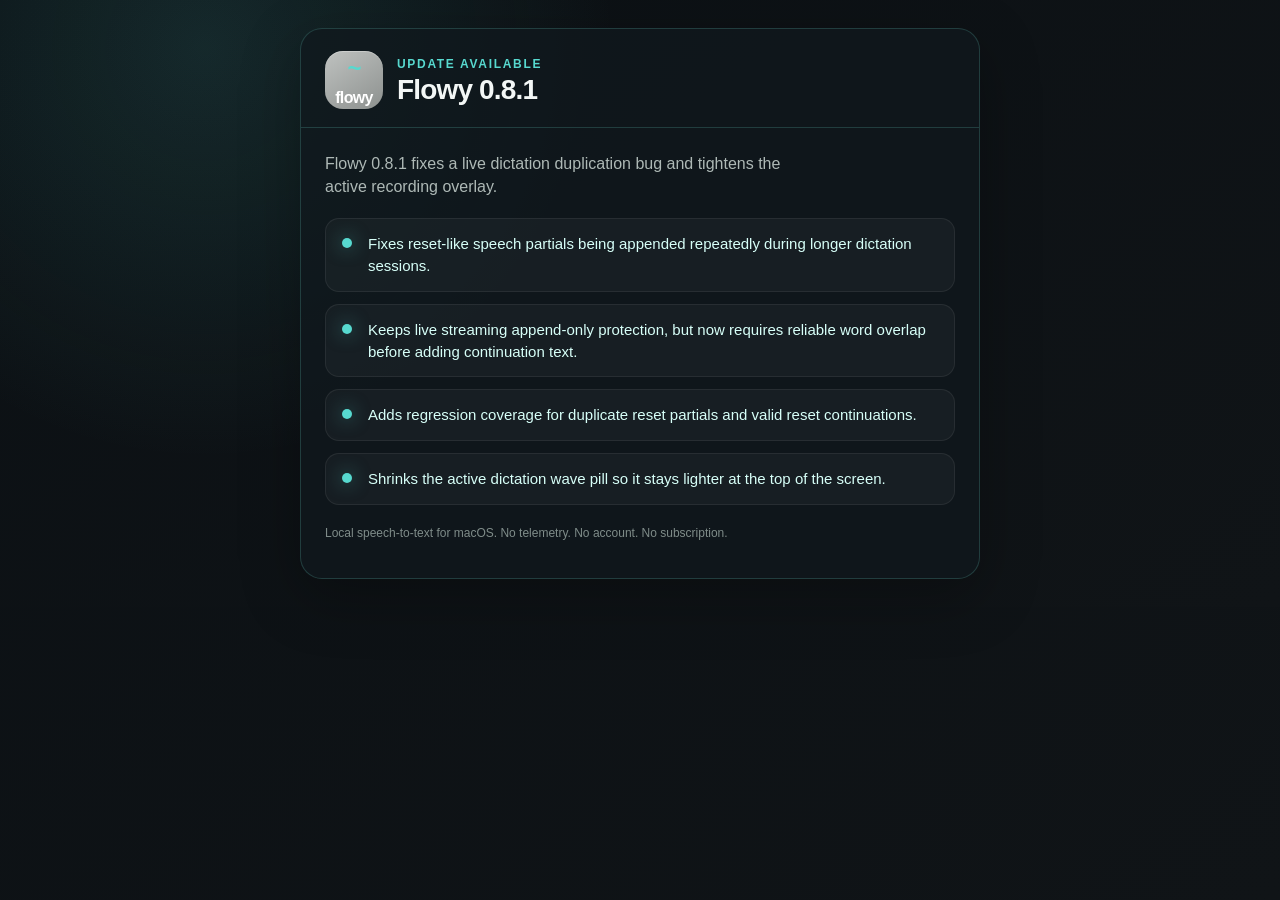
<file: website/releases/0.8.1.html>
<!doctype html>
<html lang="en">
<head>
  <meta charset="utf-8">
  <meta name="viewport" content="width=device-width, initial-scale=1">
  <title>Flowy 0.8.1 Release Notes</title>
  <style>
    :root {
      color-scheme: dark;
      --bg: #0b1014;
      --panel: #10181d;
      --ink: #f3f7f6;
      --muted: #aeb9b6;
      --line: rgba(115, 235, 218, 0.18);
      --accent: #57d9cf;
      --accent-2: #d7fff8;
    }

    * { box-sizing: border-box; }

    html, body {
      margin: 0;
      min-height: 100%;
      background:
        radial-gradient(circle at 16% 8%, rgba(87, 217, 207, 0.12), transparent 34%),
        linear-gradient(145deg, #0b1014 0%, #101417 100%);
      color: var(--ink);
      font-family: -apple-system, BlinkMacSystemFont, "SF Pro Text", "Helvetica Neue", Arial, sans-serif;
      line-height: 1.45;
      -webkit-font-smoothing: antialiased;
    }

    body { padding: 28px; }

    .wrap {
      max-width: 680px;
      margin: 0 auto;
      border: 1px solid var(--line);
      border-radius: 22px;
      background: rgba(16, 24, 29, 0.76);
      box-shadow: 0 18px 60px rgba(0, 0, 0, 0.28);
      overflow: hidden;
    }

    .top {
      display: flex;
      align-items: center;
      gap: 14px;
      padding: 22px 24px 18px;
      border-bottom: 1px solid var(--line);
    }

    .mark {
      width: 58px;
      height: 58px;
      border-radius: 18px;
      display: grid;
      place-items: center;
      color: white;
      font-weight: 800;
      letter-spacing: -0.04em;
      background: linear-gradient(145deg, #bfc2c0, #8d918f);
      box-shadow: inset 0 1px 0 rgba(255, 255, 255, 0.28);
      flex: 0 0 auto;
    }

    .wave {
      color: var(--accent);
      font-size: 24px;
      font-weight: 750;
      letter-spacing: -0.04em;
    }

    .eyebrow {
      margin: 0 0 2px;
      color: var(--accent);
      font-size: 12px;
      font-weight: 700;
      letter-spacing: 0.14em;
      text-transform: uppercase;
    }

    h1 {
      margin: 0;
      color: var(--ink);
      font-size: 28px;
      line-height: 1.05;
      letter-spacing: -0.03em;
    }

    .body { padding: 24px; }

    .lead {
      margin: 0 0 20px;
      color: var(--muted);
      font-size: 16px;
      max-width: 54ch;
    }

    ul {
      display: grid;
      gap: 12px;
      list-style: none;
      margin: 0;
      padding: 0;
    }

    li {
      position: relative;
      padding: 14px 16px 14px 42px;
      border: 1px solid rgba(255, 255, 255, 0.07);
      border-radius: 14px;
      background: rgba(255, 255, 255, 0.035);
      color: var(--accent-2);
      font-size: 15px;
    }

    li::before {
      content: "";
      position: absolute;
      left: 16px;
      top: 19px;
      width: 10px;
      height: 10px;
      border-radius: 999px;
      background: var(--accent);
      box-shadow: 0 0 18px rgba(87, 217, 207, 0.55);
    }

    .foot {
      margin-top: 20px;
      color: #7f8c89;
      font-size: 12px;
    }
  </style>
</head>
<body>
  <main class="wrap">
    <header class="top">
      <div class="mark" aria-hidden="true"><span class="wave">~</span>flowy</div>
      <div>
        <p class="eyebrow">Update available</p>
        <h1>Flowy 0.8.1</h1>
      </div>
    </header>

    <section class="body" aria-label="Release notes">
      <p class="lead">Flowy 0.8.1 fixes a live dictation duplication bug and tightens the active recording overlay.</p>
      <ul>

        <li>Fixes reset-like speech partials being appended repeatedly during longer dictation sessions.</li>
        <li>Keeps live streaming append-only protection, but now requires reliable word overlap before adding continuation text.</li>
        <li>Adds regression coverage for duplicate reset partials and valid reset continuations.</li>
        <li>Shrinks the active dictation wave pill so it stays lighter at the top of the screen.</li>
      </ul>
      <p class="foot">Local speech-to-text for macOS. No telemetry. No account. No subscription.</p>
    </section>
  </main>
</body>
</html>
</file>
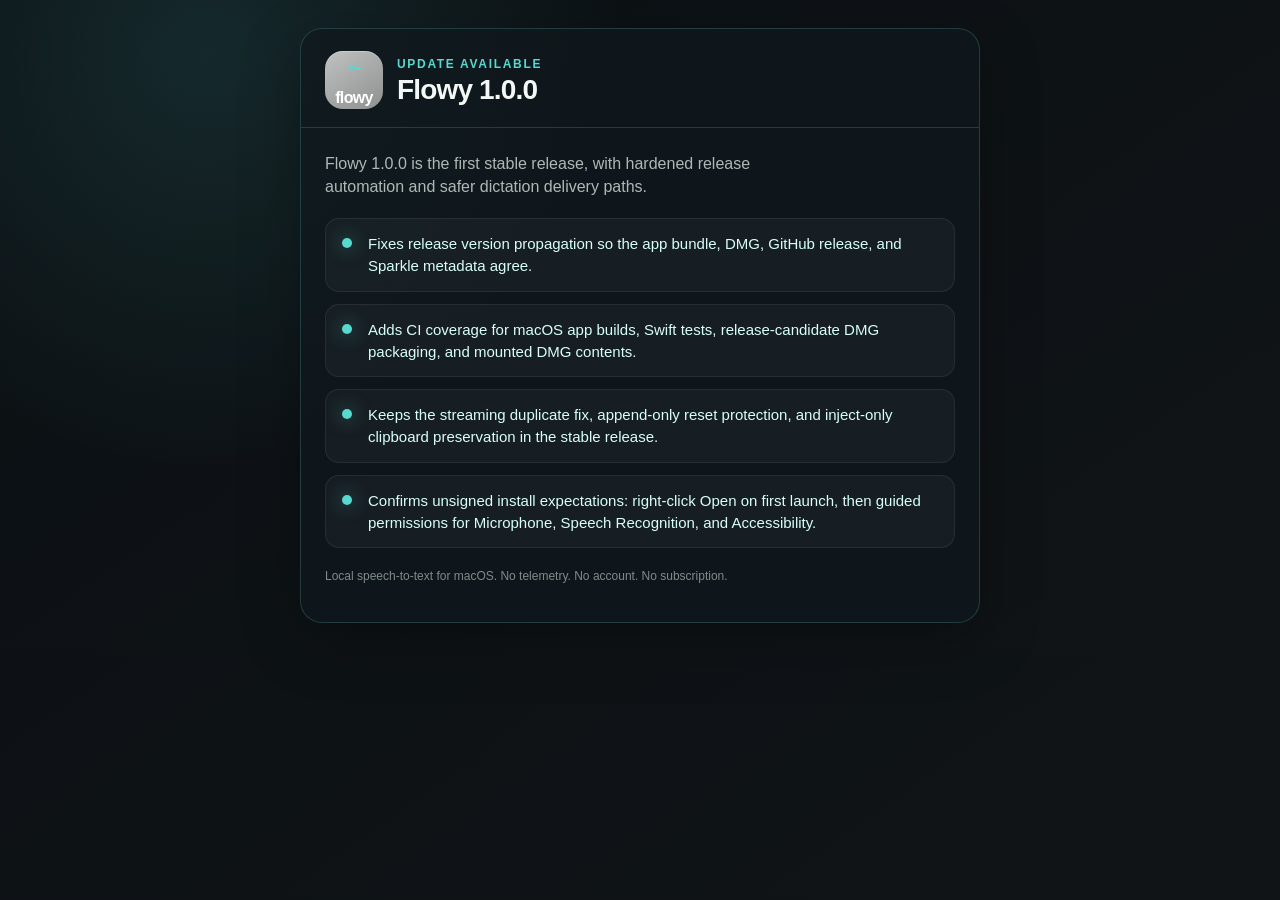
<file: website/releases/1.0.0.html>
<!doctype html>
<html lang="en">
<head>
  <meta charset="utf-8">
  <meta name="viewport" content="width=device-width, initial-scale=1">
  <title>Flowy 1.0.0 Release Notes</title>
  <style>
    :root {
      color-scheme: dark;
      --bg: #0b1014;
      --panel: #10181d;
      --ink: #f3f7f6;
      --muted: #aeb9b6;
      --line: rgba(115, 235, 218, 0.18);
      --accent: #57d9cf;
      --accent-2: #d7fff8;
    }

    * { box-sizing: border-box; }

    html, body {
      margin: 0;
      min-height: 100%;
      background:
        radial-gradient(circle at 16% 8%, rgba(87, 217, 207, 0.12), transparent 34%),
        linear-gradient(145deg, #0b1014 0%, #101417 100%);
      color: var(--ink);
      font-family: -apple-system, BlinkMacSystemFont, "SF Pro Text", "Helvetica Neue", Arial, sans-serif;
      line-height: 1.45;
      -webkit-font-smoothing: antialiased;
    }

    body { padding: 28px; }

    .wrap {
      max-width: 680px;
      margin: 0 auto;
      border: 1px solid var(--line);
      border-radius: 22px;
      background: rgba(16, 24, 29, 0.76);
      box-shadow: 0 18px 60px rgba(0, 0, 0, 0.28);
      overflow: hidden;
    }

    .top {
      display: flex;
      align-items: center;
      gap: 14px;
      padding: 22px 24px 18px;
      border-bottom: 1px solid var(--line);
    }

    .mark {
      width: 58px;
      height: 58px;
      border-radius: 18px;
      display: grid;
      place-items: center;
      color: white;
      font-weight: 800;
      letter-spacing: -0.04em;
      background: linear-gradient(145deg, #bfc2c0, #8d918f);
      box-shadow: inset 0 1px 0 rgba(255, 255, 255, 0.28);
      flex: 0 0 auto;
    }

    .wave {
      color: var(--accent);
      font-size: 24px;
      font-weight: 750;
      letter-spacing: -0.04em;
    }

    .eyebrow {
      margin: 0 0 2px;
      color: var(--accent);
      font-size: 12px;
      font-weight: 700;
      letter-spacing: 0.14em;
      text-transform: uppercase;
    }

    h1 {
      margin: 0;
      color: var(--ink);
      font-size: 28px;
      line-height: 1.05;
      letter-spacing: -0.03em;
    }

    .body { padding: 24px; }

    .lead {
      margin: 0 0 20px;
      color: var(--muted);
      font-size: 16px;
      max-width: 54ch;
    }

    ul {
      display: grid;
      gap: 12px;
      list-style: none;
      margin: 0;
      padding: 0;
    }

    li {
      position: relative;
      padding: 14px 16px 14px 42px;
      border: 1px solid rgba(255, 255, 255, 0.07);
      border-radius: 14px;
      background: rgba(255, 255, 255, 0.035);
      color: var(--accent-2);
      font-size: 15px;
    }

    li::before {
      content: "";
      position: absolute;
      left: 16px;
      top: 19px;
      width: 10px;
      height: 10px;
      border-radius: 999px;
      background: var(--accent);
      box-shadow: 0 0 18px rgba(87, 217, 207, 0.55);
    }

    .foot {
      margin-top: 20px;
      color: #7f8c89;
      font-size: 12px;
    }
  </style>
</head>
<body>
  <main class="wrap">
    <header class="top">
      <div class="mark" aria-hidden="true"><span class="wave">~</span>flowy</div>
      <div>
        <p class="eyebrow">Update available</p>
        <h1>Flowy 1.0.0</h1>
      </div>
    </header>

    <section class="body" aria-label="Release notes">
      <p class="lead">Flowy 1.0.0 is the first stable release, with hardened release automation and safer dictation delivery paths.</p>
      <ul>

        <li>Fixes release version propagation so the app bundle, DMG, GitHub release, and Sparkle metadata agree.</li>
        <li>Adds CI coverage for macOS app builds, Swift tests, release-candidate DMG packaging, and mounted DMG contents.</li>
        <li>Keeps the streaming duplicate fix, append-only reset protection, and inject-only clipboard preservation in the stable release.</li>
        <li>Confirms unsigned install expectations: right-click Open on first launch, then guided permissions for Microphone, Speech Recognition, and Accessibility.</li>
      </ul>
      <p class="foot">Local speech-to-text for macOS. No telemetry. No account. No subscription.</p>
    </section>
  </main>
</body>
</html>
</file>
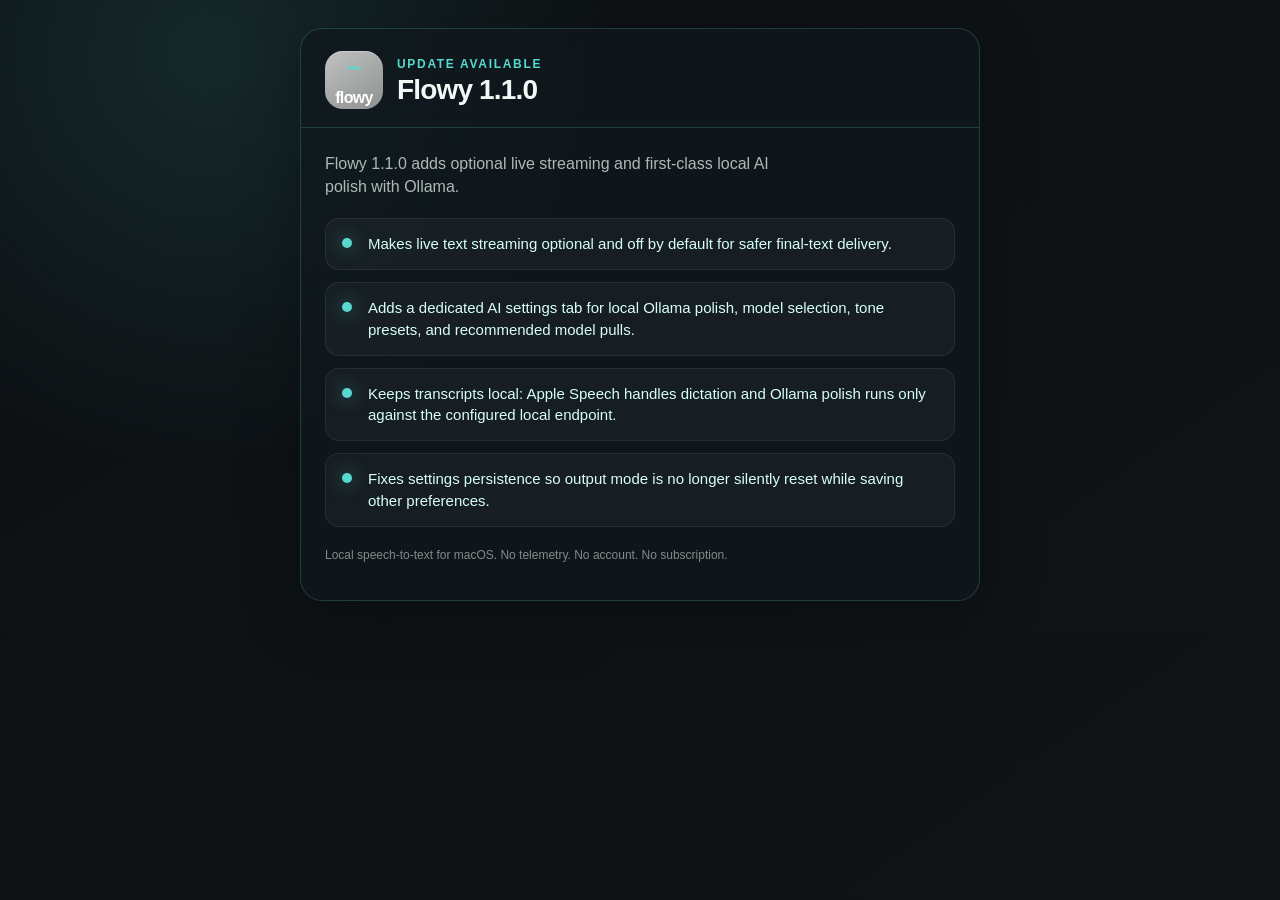
<file: website/releases/1.1.0.html>
<!doctype html>
<html lang="en">
<head>
  <meta charset="utf-8">
  <meta name="viewport" content="width=device-width, initial-scale=1">
  <title>Flowy 1.1.0 Release Notes</title>
  <style>
    :root {
      color-scheme: dark;
      --bg: #0b1014;
      --panel: #10181d;
      --ink: #f3f7f6;
      --muted: #aeb9b6;
      --line: rgba(115, 235, 218, 0.18);
      --accent: #57d9cf;
      --accent-2: #d7fff8;
    }

    * { box-sizing: border-box; }

    html, body {
      margin: 0;
      min-height: 100%;
      background:
        radial-gradient(circle at 16% 8%, rgba(87, 217, 207, 0.12), transparent 34%),
        linear-gradient(145deg, #0b1014 0%, #101417 100%);
      color: var(--ink);
      font-family: -apple-system, BlinkMacSystemFont, "SF Pro Text", "Helvetica Neue", Arial, sans-serif;
      line-height: 1.45;
      -webkit-font-smoothing: antialiased;
    }

    body { padding: 28px; }

    .wrap {
      max-width: 680px;
      margin: 0 auto;
      border: 1px solid var(--line);
      border-radius: 22px;
      background: rgba(16, 24, 29, 0.76);
      box-shadow: 0 18px 60px rgba(0, 0, 0, 0.28);
      overflow: hidden;
    }

    .top {
      display: flex;
      align-items: center;
      gap: 14px;
      padding: 22px 24px 18px;
      border-bottom: 1px solid var(--line);
    }

    .mark {
      width: 58px;
      height: 58px;
      border-radius: 18px;
      display: grid;
      place-items: center;
      color: white;
      font-weight: 800;
      letter-spacing: -0.04em;
      background: linear-gradient(145deg, #bfc2c0, #8d918f);
      box-shadow: inset 0 1px 0 rgba(255, 255, 255, 0.28);
      flex: 0 0 auto;
    }

    .wave {
      color: var(--accent);
      font-size: 24px;
      font-weight: 750;
      letter-spacing: -0.04em;
    }

    .eyebrow {
      margin: 0 0 2px;
      color: var(--accent);
      font-size: 12px;
      font-weight: 700;
      letter-spacing: 0.14em;
      text-transform: uppercase;
    }

    h1 {
      margin: 0;
      color: var(--ink);
      font-size: 28px;
      line-height: 1.05;
      letter-spacing: -0.03em;
    }

    .body { padding: 24px; }

    .lead {
      margin: 0 0 20px;
      color: var(--muted);
      font-size: 16px;
      max-width: 54ch;
    }

    ul {
      display: grid;
      gap: 12px;
      list-style: none;
      margin: 0;
      padding: 0;
    }

    li {
      position: relative;
      padding: 14px 16px 14px 42px;
      border: 1px solid rgba(255, 255, 255, 0.07);
      border-radius: 14px;
      background: rgba(255, 255, 255, 0.035);
      color: var(--accent-2);
      font-size: 15px;
    }

    li::before {
      content: "";
      position: absolute;
      left: 16px;
      top: 19px;
      width: 10px;
      height: 10px;
      border-radius: 999px;
      background: var(--accent);
      box-shadow: 0 0 18px rgba(87, 217, 207, 0.55);
    }

    .foot {
      margin-top: 20px;
      color: #7f8c89;
      font-size: 12px;
    }
  </style>
</head>
<body>
  <main class="wrap">
    <header class="top">
      <div class="mark" aria-hidden="true"><span class="wave">~</span>flowy</div>
      <div>
        <p class="eyebrow">Update available</p>
        <h1>Flowy 1.1.0</h1>
      </div>
    </header>

    <section class="body" aria-label="Release notes">
      <p class="lead">Flowy 1.1.0 adds optional live streaming and first-class local AI polish with Ollama.</p>
      <ul>

        <li>Makes live text streaming optional and off by default for safer final-text delivery.</li>
        <li>Adds a dedicated AI settings tab for local Ollama polish, model selection, tone presets, and recommended model pulls.</li>
        <li>Keeps transcripts local: Apple Speech handles dictation and Ollama polish runs only against the configured local endpoint.</li>
        <li>Fixes settings persistence so output mode is no longer silently reset while saving other preferences.</li>
      </ul>
      <p class="foot">Local speech-to-text for macOS. No telemetry. No account. No subscription.</p>
    </section>
  </main>
</body>
</html>
</file>
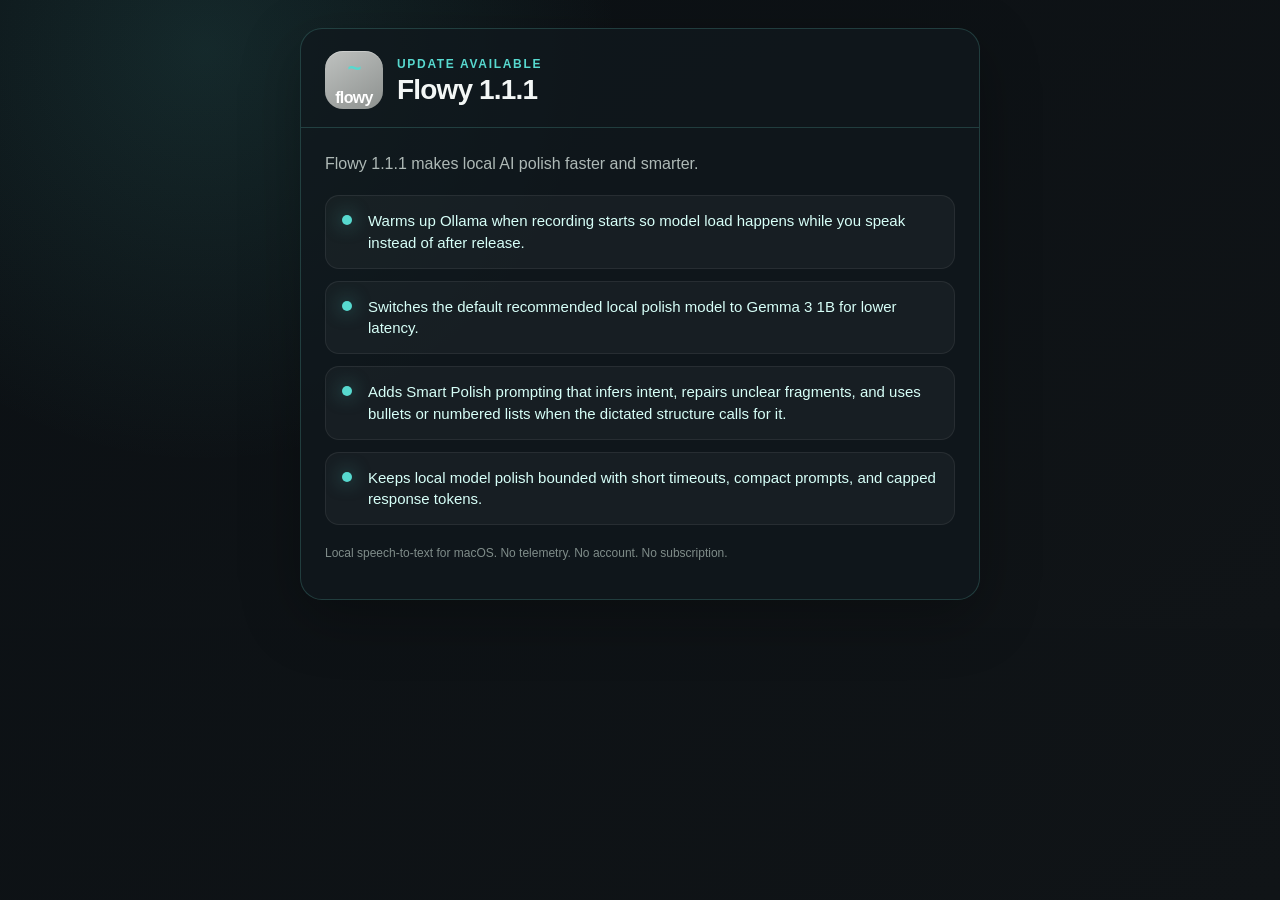
<file: website/releases/1.1.1.html>
<!doctype html>
<html lang="en">
<head>
  <meta charset="utf-8">
  <meta name="viewport" content="width=device-width, initial-scale=1">
  <title>Flowy 1.1.1 Release Notes</title>
  <style>
    :root {
      color-scheme: dark;
      --bg: #0b1014;
      --panel: #10181d;
      --ink: #f3f7f6;
      --muted: #aeb9b6;
      --line: rgba(115, 235, 218, 0.18);
      --accent: #57d9cf;
      --accent-2: #d7fff8;
    }

    * { box-sizing: border-box; }

    html, body {
      margin: 0;
      min-height: 100%;
      background:
        radial-gradient(circle at 16% 8%, rgba(87, 217, 207, 0.12), transparent 34%),
        linear-gradient(145deg, #0b1014 0%, #101417 100%);
      color: var(--ink);
      font-family: -apple-system, BlinkMacSystemFont, "SF Pro Text", "Helvetica Neue", Arial, sans-serif;
      line-height: 1.45;
      -webkit-font-smoothing: antialiased;
    }

    body { padding: 28px; }

    .wrap {
      max-width: 680px;
      margin: 0 auto;
      border: 1px solid var(--line);
      border-radius: 22px;
      background: rgba(16, 24, 29, 0.76);
      box-shadow: 0 18px 60px rgba(0, 0, 0, 0.28);
      overflow: hidden;
    }

    .top {
      display: flex;
      align-items: center;
      gap: 14px;
      padding: 22px 24px 18px;
      border-bottom: 1px solid var(--line);
    }

    .mark {
      width: 58px;
      height: 58px;
      border-radius: 18px;
      display: grid;
      place-items: center;
      color: white;
      font-weight: 800;
      letter-spacing: -0.04em;
      background: linear-gradient(145deg, #bfc2c0, #8d918f);
      box-shadow: inset 0 1px 0 rgba(255, 255, 255, 0.28);
      flex: 0 0 auto;
    }

    .wave {
      color: var(--accent);
      font-size: 24px;
      font-weight: 750;
      letter-spacing: -0.04em;
    }

    .eyebrow {
      margin: 0 0 2px;
      color: var(--accent);
      font-size: 12px;
      font-weight: 700;
      letter-spacing: 0.14em;
      text-transform: uppercase;
    }

    h1 {
      margin: 0;
      color: var(--ink);
      font-size: 28px;
      line-height: 1.05;
      letter-spacing: -0.03em;
    }

    .body { padding: 24px; }

    .lead {
      margin: 0 0 20px;
      color: var(--muted);
      font-size: 16px;
      max-width: 54ch;
    }

    ul {
      display: grid;
      gap: 12px;
      list-style: none;
      margin: 0;
      padding: 0;
    }

    li {
      position: relative;
      padding: 14px 16px 14px 42px;
      border: 1px solid rgba(255, 255, 255, 0.07);
      border-radius: 14px;
      background: rgba(255, 255, 255, 0.035);
      color: var(--accent-2);
      font-size: 15px;
    }

    li::before {
      content: "";
      position: absolute;
      left: 16px;
      top: 19px;
      width: 10px;
      height: 10px;
      border-radius: 999px;
      background: var(--accent);
      box-shadow: 0 0 18px rgba(87, 217, 207, 0.55);
    }

    .foot {
      margin-top: 20px;
      color: #7f8c89;
      font-size: 12px;
    }
  </style>
</head>
<body>
  <main class="wrap">
    <header class="top">
      <div class="mark" aria-hidden="true"><span class="wave">~</span>flowy</div>
      <div>
        <p class="eyebrow">Update available</p>
        <h1>Flowy 1.1.1</h1>
      </div>
    </header>

    <section class="body" aria-label="Release notes">
      <p class="lead">Flowy 1.1.1 makes local AI polish faster and smarter.</p>
      <ul>

        <li>Warms up Ollama when recording starts so model load happens while you speak instead of after release.</li>
        <li>Switches the default recommended local polish model to Gemma 3 1B for lower latency.</li>
        <li>Adds Smart Polish prompting that infers intent, repairs unclear fragments, and uses bullets or numbered lists when the dictated structure calls for it.</li>
        <li>Keeps local model polish bounded with short timeouts, compact prompts, and capped response tokens.</li>
      </ul>
      <p class="foot">Local speech-to-text for macOS. No telemetry. No account. No subscription.</p>
    </section>
  </main>
</body>
</html>
</file>
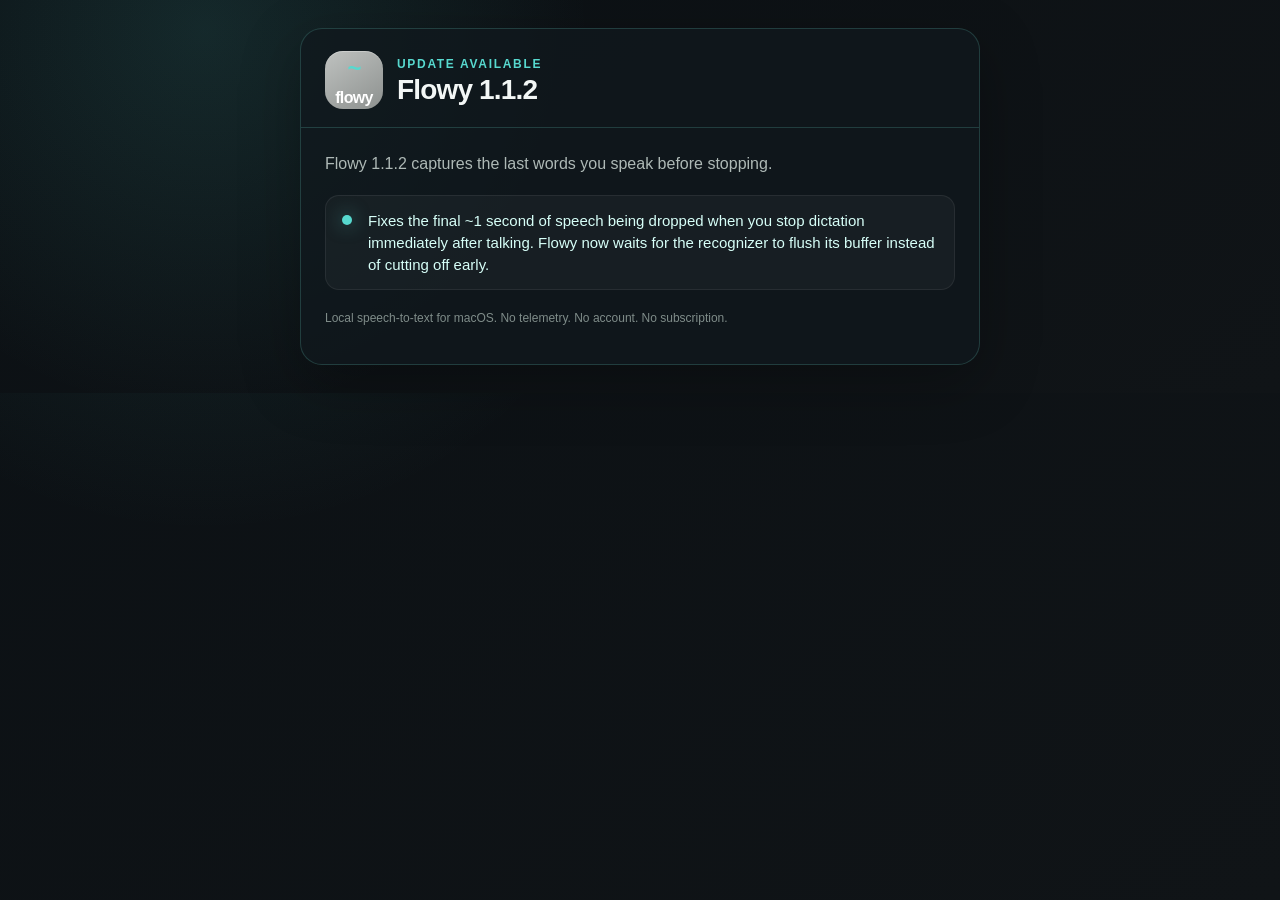
<file: website/releases/1.1.2.html>
<!doctype html>
<html lang="en">
<head>
  <meta charset="utf-8">
  <meta name="viewport" content="width=device-width, initial-scale=1">
  <title>Flowy 1.1.2 Release Notes</title>
  <style>
    :root {
      color-scheme: dark;
      --bg: #0b1014;
      --panel: #10181d;
      --ink: #f3f7f6;
      --muted: #aeb9b6;
      --line: rgba(115, 235, 218, 0.18);
      --accent: #57d9cf;
      --accent-2: #d7fff8;
    }

    * { box-sizing: border-box; }

    html, body {
      margin: 0;
      min-height: 100%;
      background:
        radial-gradient(circle at 16% 8%, rgba(87, 217, 207, 0.12), transparent 34%),
        linear-gradient(145deg, #0b1014 0%, #101417 100%);
      color: var(--ink);
      font-family: -apple-system, BlinkMacSystemFont, "SF Pro Text", "Helvetica Neue", Arial, sans-serif;
      line-height: 1.45;
      -webkit-font-smoothing: antialiased;
    }

    body { padding: 28px; }

    .wrap {
      max-width: 680px;
      margin: 0 auto;
      border: 1px solid var(--line);
      border-radius: 22px;
      background: rgba(16, 24, 29, 0.76);
      box-shadow: 0 18px 60px rgba(0, 0, 0, 0.28);
      overflow: hidden;
    }

    .top {
      display: flex;
      align-items: center;
      gap: 14px;
      padding: 22px 24px 18px;
      border-bottom: 1px solid var(--line);
    }

    .mark {
      width: 58px;
      height: 58px;
      border-radius: 18px;
      display: grid;
      place-items: center;
      color: white;
      font-weight: 800;
      letter-spacing: -0.04em;
      background: linear-gradient(145deg, #bfc2c0, #8d918f);
      box-shadow: inset 0 1px 0 rgba(255, 255, 255, 0.28);
      flex: 0 0 auto;
    }

    .wave {
      color: var(--accent);
      font-size: 24px;
      font-weight: 750;
      letter-spacing: -0.04em;
    }

    .eyebrow {
      margin: 0 0 2px;
      color: var(--accent);
      font-size: 12px;
      font-weight: 700;
      letter-spacing: 0.14em;
      text-transform: uppercase;
    }

    h1 {
      margin: 0;
      color: var(--ink);
      font-size: 28px;
      line-height: 1.05;
      letter-spacing: -0.03em;
    }

    .body { padding: 24px; }

    .lead {
      margin: 0 0 20px;
      color: var(--muted);
      font-size: 16px;
      max-width: 54ch;
    }

    ul {
      display: grid;
      gap: 12px;
      list-style: none;
      margin: 0;
      padding: 0;
    }

    li {
      position: relative;
      padding: 14px 16px 14px 42px;
      border: 1px solid rgba(255, 255, 255, 0.07);
      border-radius: 14px;
      background: rgba(255, 255, 255, 0.035);
      color: var(--accent-2);
      font-size: 15px;
    }

    li::before {
      content: "";
      position: absolute;
      left: 16px;
      top: 19px;
      width: 10px;
      height: 10px;
      border-radius: 999px;
      background: var(--accent);
      box-shadow: 0 0 18px rgba(87, 217, 207, 0.55);
    }

    .foot {
      margin-top: 20px;
      color: #7f8c89;
      font-size: 12px;
    }
  </style>
</head>
<body>
  <main class="wrap">
    <header class="top">
      <div class="mark" aria-hidden="true"><span class="wave">~</span>flowy</div>
      <div>
        <p class="eyebrow">Update available</p>
        <h1>Flowy 1.1.2</h1>
      </div>
    </header>

    <section class="body" aria-label="Release notes">
      <p class="lead">Flowy 1.1.2 captures the last words you speak before stopping.</p>
      <ul>

        <li>Fixes the final ~1 second of speech being dropped when you stop dictation immediately after talking. Flowy now waits for the recognizer to flush its buffer instead of cutting off early.</li>
      </ul>
      <p class="foot">Local speech-to-text for macOS. No telemetry. No account. No subscription.</p>
    </section>
  </main>
</body>
</html>
</file>
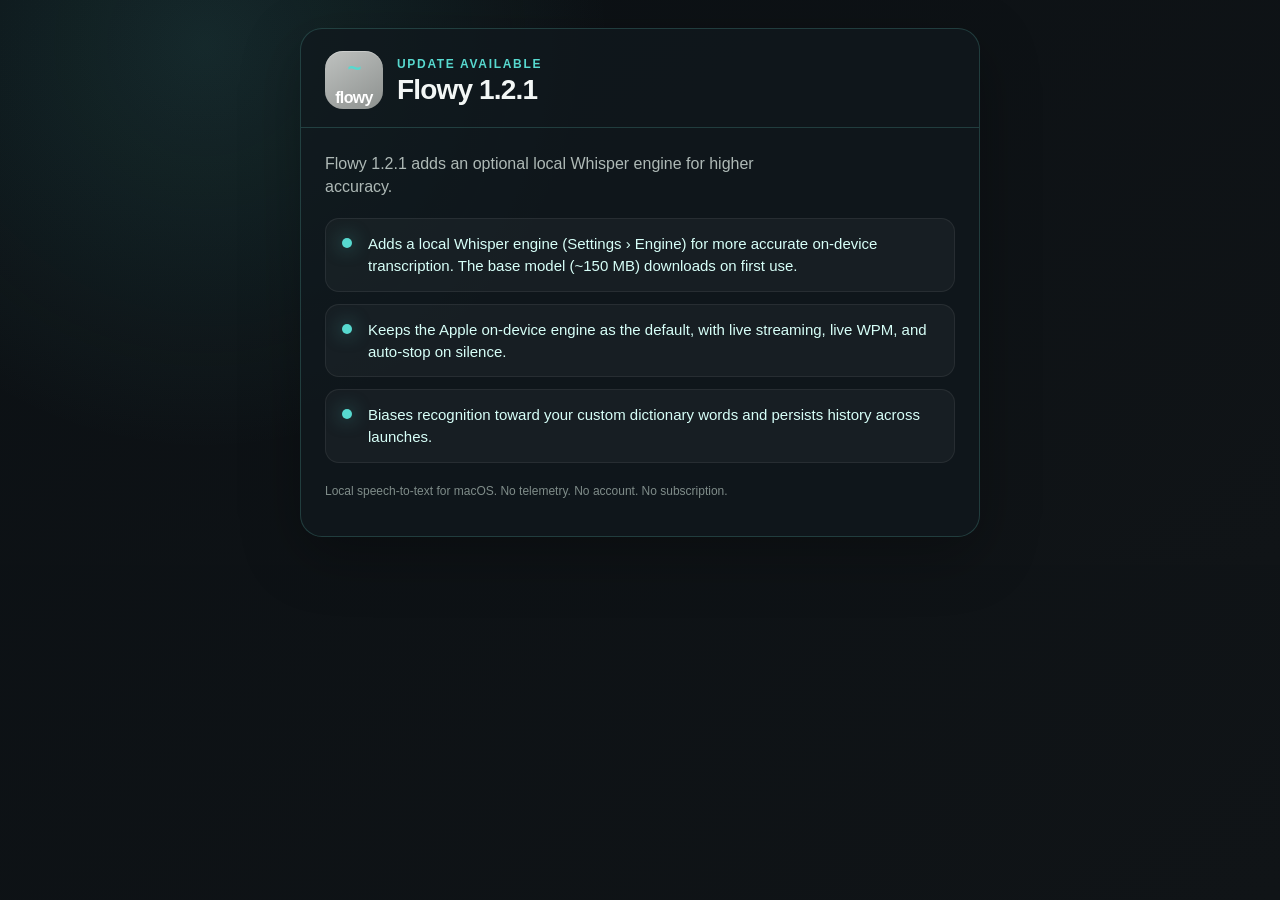
<file: website/releases/1.2.1.html>
<!doctype html>
<html lang="en">
<head>
  <meta charset="utf-8">
  <meta name="viewport" content="width=device-width, initial-scale=1">
  <title>Flowy 1.2.1 Release Notes</title>
  <style>
    :root {
      color-scheme: dark;
      --bg: #0b1014;
      --panel: #10181d;
      --ink: #f3f7f6;
      --muted: #aeb9b6;
      --line: rgba(115, 235, 218, 0.18);
      --accent: #57d9cf;
      --accent-2: #d7fff8;
    }

    * { box-sizing: border-box; }

    html, body {
      margin: 0;
      min-height: 100%;
      background:
        radial-gradient(circle at 16% 8%, rgba(87, 217, 207, 0.12), transparent 34%),
        linear-gradient(145deg, #0b1014 0%, #101417 100%);
      color: var(--ink);
      font-family: -apple-system, BlinkMacSystemFont, "SF Pro Text", "Helvetica Neue", Arial, sans-serif;
      line-height: 1.45;
      -webkit-font-smoothing: antialiased;
    }

    body { padding: 28px; }

    .wrap {
      max-width: 680px;
      margin: 0 auto;
      border: 1px solid var(--line);
      border-radius: 22px;
      background: rgba(16, 24, 29, 0.76);
      box-shadow: 0 18px 60px rgba(0, 0, 0, 0.28);
      overflow: hidden;
    }

    .top {
      display: flex;
      align-items: center;
      gap: 14px;
      padding: 22px 24px 18px;
      border-bottom: 1px solid var(--line);
    }

    .mark {
      width: 58px;
      height: 58px;
      border-radius: 18px;
      display: grid;
      place-items: center;
      color: white;
      font-weight: 800;
      letter-spacing: -0.04em;
      background: linear-gradient(145deg, #bfc2c0, #8d918f);
      box-shadow: inset 0 1px 0 rgba(255, 255, 255, 0.28);
      flex: 0 0 auto;
    }

    .wave {
      color: var(--accent);
      font-size: 24px;
      font-weight: 750;
      letter-spacing: -0.04em;
    }

    .eyebrow {
      margin: 0 0 2px;
      color: var(--accent);
      font-size: 12px;
      font-weight: 700;
      letter-spacing: 0.14em;
      text-transform: uppercase;
    }

    h1 {
      margin: 0;
      color: var(--ink);
      font-size: 28px;
      line-height: 1.05;
      letter-spacing: -0.03em;
    }

    .body { padding: 24px; }

    .lead {
      margin: 0 0 20px;
      color: var(--muted);
      font-size: 16px;
      max-width: 54ch;
    }

    ul {
      display: grid;
      gap: 12px;
      list-style: none;
      margin: 0;
      padding: 0;
    }

    li {
      position: relative;
      padding: 14px 16px 14px 42px;
      border: 1px solid rgba(255, 255, 255, 0.07);
      border-radius: 14px;
      background: rgba(255, 255, 255, 0.035);
      color: var(--accent-2);
      font-size: 15px;
    }

    li::before {
      content: "";
      position: absolute;
      left: 16px;
      top: 19px;
      width: 10px;
      height: 10px;
      border-radius: 999px;
      background: var(--accent);
      box-shadow: 0 0 18px rgba(87, 217, 207, 0.55);
    }

    .foot {
      margin-top: 20px;
      color: #7f8c89;
      font-size: 12px;
    }
  </style>
</head>
<body>
  <main class="wrap">
    <header class="top">
      <div class="mark" aria-hidden="true"><span class="wave">~</span>flowy</div>
      <div>
        <p class="eyebrow">Update available</p>
        <h1>Flowy 1.2.1</h1>
      </div>
    </header>

    <section class="body" aria-label="Release notes">
      <p class="lead">Flowy 1.2.1 adds an optional local Whisper engine for higher accuracy.</p>
      <ul>
        <li>Adds a local Whisper engine (Settings &rsaquo; Engine) for more accurate on-device transcription. The base model (~150 MB) downloads on first use.</li>
        <li>Keeps the Apple on-device engine as the default, with live streaming, live WPM, and auto-stop on silence.</li>
        <li>Biases recognition toward your custom dictionary words and persists history across launches.</li>
      </ul>
      <p class="foot">Local speech-to-text for macOS. No telemetry. No account. No subscription.</p>
    </section>
  </main>
</body>
</html>
</file>
<file: website/tokens.css>
/* Hallmark · tokens · genre: atmospheric · theme: custom (bold ocean flow)
 * vibe: "deep ocean, heavy type, flowing teal" · paper-band: dark · display-style: display-heavy
 * brand teal: #1AAFAD — oklch(68% 0.113 193)
 */

:root {
  /* ── Paper — deep ocean navy ──────────────────────── */
  --color-paper:   oklch(10% 0.025 220);
  --color-paper-2: oklch(13% 0.022 220);
  --color-paper-3: oklch(16% 0.020 220);
  --color-rule:    oklch(21% 0.018 220);
  --color-rule-2:  oklch(27% 0.016 220);

  /* ── Ink ────────────────────────────────────────────── */
  --color-ink:   oklch(93% 0.007 220);
  --color-ink-2: oklch(64% 0.012 220);
  --color-ink-3: oklch(38% 0.012 220);

  /* ── Accent — brand teal #1AAFAD (~3% usage target) ─── */
  --color-accent:   oklch(68% 0.113 193);
  --color-accent-2: oklch(68% 0.113 193 / 0.14);
  --color-accent-3: oklch(68% 0.113 193 / 0.07);
  --color-focus:    oklch(68% 0.113 193);

  /* ── CTA surface (full-bleed teal section) ───────────── */
  --color-cta-bg:  oklch(58% 0.113 193);
  --color-cta-ink: oklch(10% 0.025 220);

  /* ── Fonts ──────────────────────────────────────────── */
  --font-display: 'Bricolage Grotesque', system-ui, sans-serif;
  --font-body:    'Geist',               system-ui, sans-serif;
  --font-mono:    'Geist Mono',          ui-monospace, monospace;

  /* ── Type scale (1.25 major-third, 16px base) ──────── */
  --text-xs:        0.64rem;
  --text-sm:        0.80rem;
  --text-base:      1.00rem;
  --text-md:        1.25rem;
  --text-lg:        1.5625rem;
  --text-xl:        1.9531rem;
  --text-2xl:       2.4414rem;
  --text-3xl:       3.0518rem;
  --text-4xl:       3.8147rem;
  --text-display-s: clamp(2.4rem, 5vw + 1rem, 4.2rem);
  --text-display:   clamp(5rem, 22vw, 16rem);

  /* ── Spacing (4pt scale) ────────────────────────────── */
  --space-1:   0.25rem;
  --space-2:   0.5rem;
  --space-3:   0.75rem;
  --space-4:   1rem;
  --space-6:   1.5rem;
  --space-8:   2rem;
  --space-10:  2.5rem;
  --space-12:  3rem;
  --space-16:  4rem;
  --space-20:  5rem;
  --space-24:  6rem;
  --space-32:  8rem;
  --space-sm:  var(--space-4);
  --space-md:  var(--space-8);
  --space-lg:  var(--space-12);
  --space-xl:  var(--space-16);
  --space-2xl: var(--space-24);
  --space-3xl: var(--space-32);

  /* ── Motion ─────────────────────────────────────────── */
  --dur-fast:    120ms;
  --dur-base:    200ms;
  --dur-slow:    360ms;
  --dur-reveal:  560ms;
  --ease-out:    cubic-bezier(0.2, 0, 0, 1);
  --ease-in:     cubic-bezier(0.4, 0, 1, 1);
  --ease-in-out: cubic-bezier(0.4, 0, 0.2, 1);

  /* ── Border radius ───────────────────────────────────── */
  --radius-sm:   4px;
  --radius-md:   8px;
  --radius-lg:   12px;
  --radius-pill: 999px;
}
</file>
